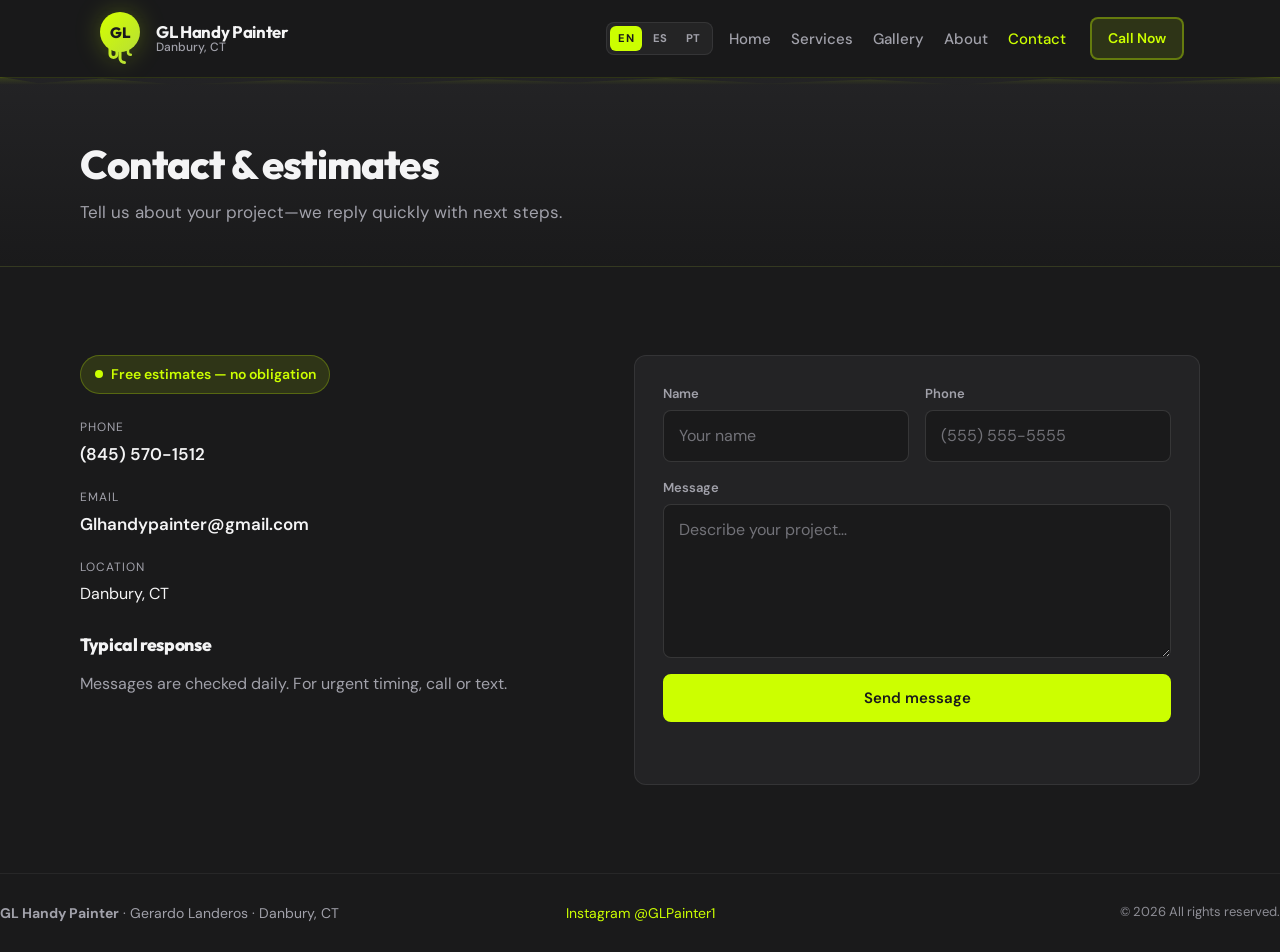
<file: contact.html>
<!DOCTYPE html>
<html lang="en">
<head>
  <meta charset="UTF-8">
  <meta name="viewport" content="width=device-width, initial-scale=1.0, viewport-fit=cover">
  <meta name="description" content="Contact GL Handy Painter for a free estimate in Danbury, CT. Call (845) 570-1512 or email Glhandypainter@gmail.com.">
  <meta name="theme-color" content="#1A1A1B">
  <title>Contact | GL Handy Painter | Free Estimates</title>
  <link rel="preconnect" href="https://fonts.googleapis.com">
  <link rel="preconnect" href="https://fonts.gstatic.com" crossorigin>
  <link href="https://fonts.googleapis.com/css2?family=DM+Sans:ital,opsz,wght@0,9..40,400;0,9..40,500;0,9..40,600;0,9..40,700&family=Outfit:wght@600;700;800&display=swap" rel="stylesheet">
  <link rel="stylesheet" href="css/styles.css">
</head>
<body data-page="contact">
  <a class="skip-link" href="#main" data-i18n="skip">Skip to content</a>

  <header class="site-header">
    <div class="header-inner">
      <a href="index.html" class="brand" data-i18n-aria="brand_aria" aria-label="GL Handy Painter home">
        <span class="brand-logo" aria-hidden="true">
          <svg class="logo-gl" width="48" height="56" viewBox="0 0 48 56" fill="none" xmlns="http://www.w3.org/2000/svg">
            <ellipse cx="24" cy="22" rx="20" ry="20" fill="url(#logoGradContact)"/>
            <path class="logo-drip logo-drip--1" d="M14 38v6c0 2 1.5 3.5 3.5 3.5s3.5-1.5 3.5-3.5v-4" stroke="url(#logoGradContact)" stroke-width="3" stroke-linecap="round" fill="none"/>
            <path class="logo-drip logo-drip--2" d="M24 40v8c0 2.5 2 4.5 4.5 4.5" stroke="url(#logoGradContact)" stroke-width="3" stroke-linecap="round" fill="none"/>
            <path class="logo-drip logo-drip--3" d="M32 37v5c0 1.5 1.2 2.8 2.8 2.8" stroke="url(#logoGradContact)" stroke-width="2.5" stroke-linecap="round" fill="none"/>
            <text x="24" y="28" text-anchor="middle" fill="#1A1A1B" font-family="Outfit, sans-serif" font-weight="800" font-size="15">GL</text>
            <defs>
              <linearGradient id="logoGradContact" x1="4" y1="4" x2="44" y2="40" gradientUnits="userSpaceOnUse">
                <stop stop-color="#D4FF00"/><stop offset="1" stop-color="#B8E034"/>
              </linearGradient>
            </defs>
          </svg>
        </span>
        <span class="brand-text">
          <span class="brand-name">GL Handy Painter</span>
          <span class="brand-tag">Danbury, CT</span>
        </span>
      </a>
      <div class="header-end">
        <div class="lang-switch" role="group" data-i18n-aria="lang_aria" aria-label="Choose language">
          <button type="button" class="lang-btn is-active" data-lang="en" aria-pressed="true">EN</button>
          <button type="button" class="lang-btn" data-lang="es" aria-pressed="false">ES</button>
          <button type="button" class="lang-btn" data-lang="pt" aria-pressed="false">PT</button>
        </div>
        <nav class="nav" aria-label="Main">
          <button type="button" class="nav-toggle" aria-expanded="false" aria-controls="nav-menu" data-i18n-aria="nav_open" aria-label="Open menu">
            <span></span><span></span><span></span>
          </button>
          <ul id="nav-menu" class="nav-list">
            <li><a href="index.html" data-i18n="nav_home">Home</a></li>
            <li><a href="services.html" data-i18n="nav_services">Services</a></li>
            <li><a href="gallery.html" data-i18n="nav_gallery">Gallery</a></li>
            <li><a href="about.html" data-i18n="nav_about">About</a></li>
            <li><a href="contact.html" aria-current="page" data-i18n="nav_contact">Contact</a></li>
            <li class="nav-cta"><a href="tel:+18455701512" class="btn btn--nav" data-i18n="nav_call">Call Now</a></li>
          </ul>
        </nav>
      </div>
    </div>
  </header>

  <main id="main">
    <div class="page-hero">
      <div class="container">
        <h1 data-i18n="contact_page_h1">Contact & estimates</h1>
        <p data-i18n="contact_page_lead">Tell us about your project—we reply quickly with next steps.</p>
      </div>
    </div>

    <section class="section contact">
      <div class="container contact-grid">
        <div class="contact-info">
          <p class="free-estimate-pill"><span class="pulse-dot" aria-hidden="true"></span> <span data-i18n="contact_pill">Free estimates — no obligation</span></p>
          <ul class="contact-list">
            <li>
              <span class="contact-label" data-i18n="contact_phone_l">Phone</span>
              <a href="tel:+18455701512">(845) 570-1512</a>
            </li>
            <li>
              <span class="contact-label" data-i18n="contact_email_l">Email</span>
              <a href="mailto:Glhandypainter@gmail.com">Glhandypainter@gmail.com</a>
            </li>
            <li>
              <span class="contact-label" data-i18n="contact_loc_l">Location</span>
              <span>Danbury, CT</span>
            </li>
          </ul>
          <div class="prose" style="margin-top:1.5rem">
            <h2 class="section-title" style="font-size:1.1rem;text-align:left" data-i18n="contact_hours_h">Typical response</h2>
            <p data-i18n="contact_hours_p">Messages are checked daily.</p>
          </div>
          <a href="tel:+18455701512" class="btn btn--primary btn--block mobile-call" data-i18n="contact_tap">Tap to call</a>
        </div>
        <form class="contact-form" id="contact-form" novalidate>
          <label class="form-field">
            <span data-i18n="form_name">Name</span>
            <input type="text" name="name" autocomplete="name" required data-i18n-placeholder="ph_name" placeholder="Your name">
          </label>
          <label class="form-field">
            <span data-i18n="form_phone">Phone</span>
            <input type="tel" name="phone" autocomplete="tel" required data-i18n-placeholder="ph_phone" placeholder="(555) 555-5555">
          </label>
          <label class="form-field form-field--full">
            <span data-i18n="form_msg">Message</span>
            <textarea name="message" rows="5" required data-i18n-placeholder="ph_msg" placeholder="Describe your project…"></textarea>
          </label>
          <button type="submit" class="btn btn--primary btn--block" data-i18n="form_send">Send message</button>
          <p class="form-note" id="form-status" role="status" aria-live="polite"></p>
        </form>
      </div>
    </section>
  </main>

  <footer class="site-footer">
    <div class="container footer-inner">
      <p data-i18n-html="footer_line"><strong>GL Handy Painter</strong> · Gerardo Landeros · Danbury, CT</p>
      <p class="footer-social"><a href="https://www.instagram.com/GLPainter1/" rel="noopener noreferrer" target="_blank" data-i18n="footer_insta">Instagram @GLPainter1</a></p>
      <p class="footer-copy">© <span id="year"></span> <span data-i18n="footer_rights">All rights reserved.</span></p>
    </div>
  </footer>

  <a href="tel:+18455701512" class="fab-call" data-i18n-aria="fab_aria" aria-label="Call GL Handy Painter">
    <svg width="24" height="24" viewBox="0 0 24 24" fill="none" aria-hidden="true"><path d="M6.6 10.8c1.45 2.35 3.45 4.35 5.8 5.8l1.95-1.95c.3-.3.75-.4 1.1-.25 1.2.45 2.5.7 3.85.7.6 0 1.05.45 1.05 1.05V20c0 .6-.45 1.05-1.05 1.05C9.4 21.05 3 14.65 3 6.95 3 6.35 3.45 5.9 4.05 5.9H7.1c.6 0 1.05.45 1.05 1.05 0 1.35.25 2.65.7 3.85.15.35.05.8-.25 1.1L6.6 10.8z" fill="currentColor"/></svg>
  </a>

  <script src="js/i18n.js"></script>
  <script src="js/main.js" defer></script>
</body>
</html>
</file>
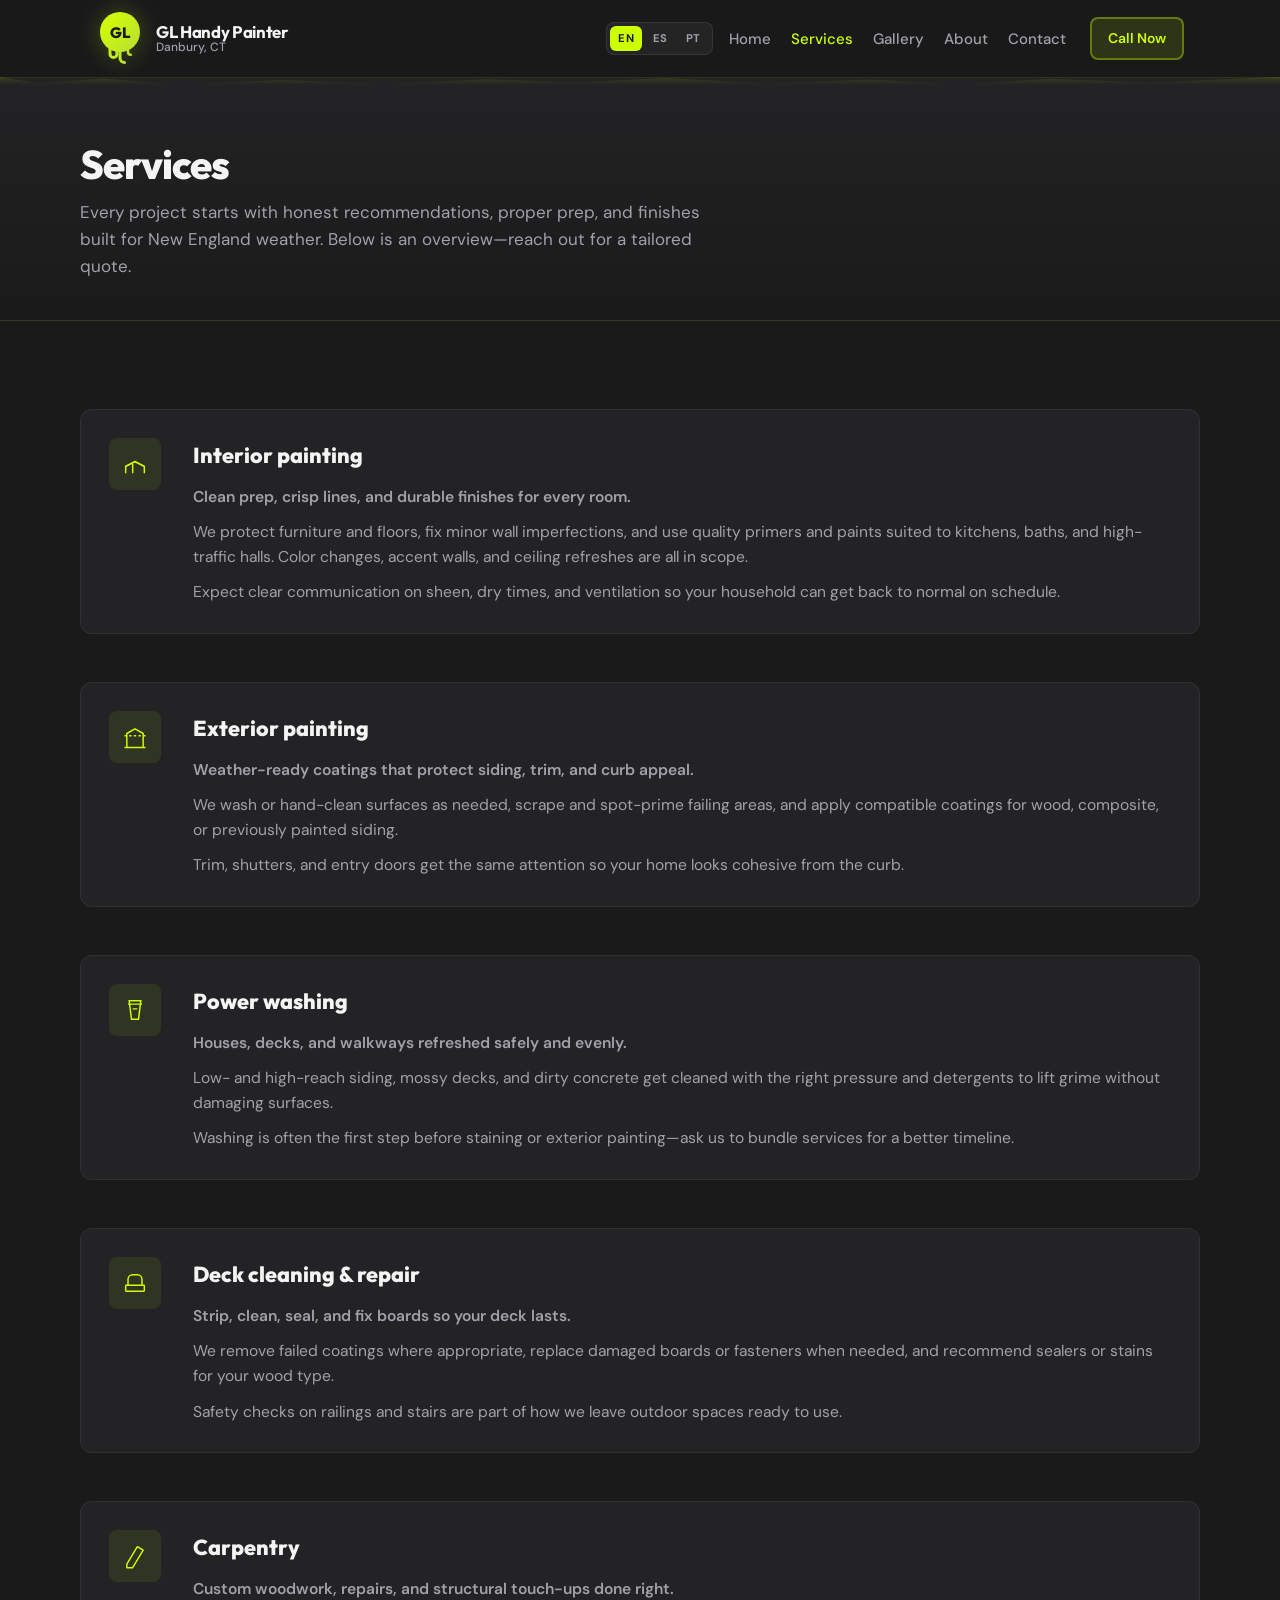
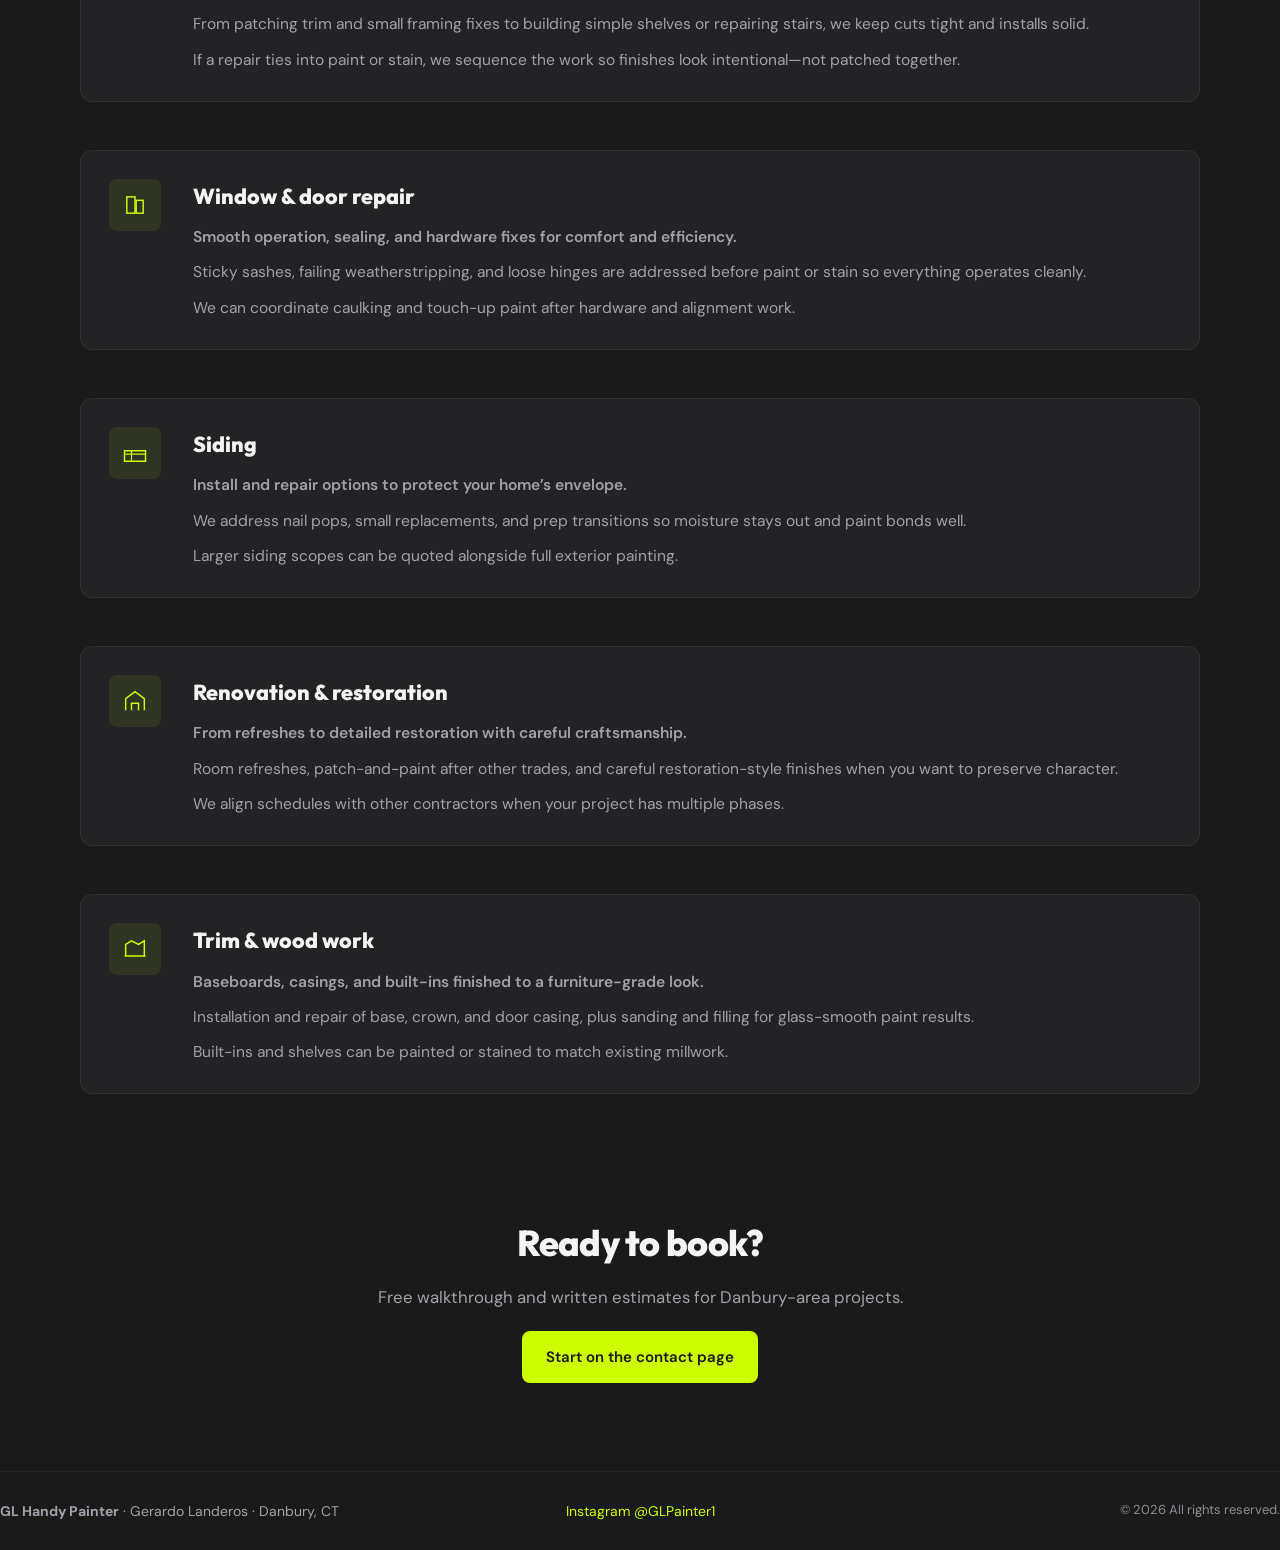
<file: services.html>
<!DOCTYPE html>
<html lang="en">
<head>
  <meta charset="UTF-8">
  <meta name="viewport" content="width=device-width, initial-scale=1.0, viewport-fit=cover">
  <meta name="description" content="Interior and exterior painting, power washing, deck repair, carpentry, and handyman services in Danbury, CT.">
  <meta name="theme-color" content="#1A1A1B">
  <title>Services | GL Handy Painter | Danbury, CT</title>
  <link rel="preconnect" href="https://fonts.googleapis.com">
  <link rel="preconnect" href="https://fonts.gstatic.com" crossorigin>
  <link href="https://fonts.googleapis.com/css2?family=DM+Sans:ital,opsz,wght@0,9..40,400;0,9..40,500;0,9..40,600;0,9..40,700&family=Outfit:wght@600;700;800&display=swap" rel="stylesheet">
  <link rel="stylesheet" href="css/styles.css">
</head>
<body data-page="services">
  <a class="skip-link" href="#main" data-i18n="skip">Skip to content</a>

  <header class="site-header">
    <div class="header-inner">
      <a href="index.html" class="brand" data-i18n-aria="brand_aria" aria-label="GL Handy Painter home">
        <span class="brand-logo" aria-hidden="true">
          <svg class="logo-gl" width="48" height="56" viewBox="0 0 48 56" fill="none" xmlns="http://www.w3.org/2000/svg">
            <ellipse cx="24" cy="22" rx="20" ry="20" fill="url(#logoGradSvc)"/>
            <path class="logo-drip logo-drip--1" d="M14 38v6c0 2 1.5 3.5 3.5 3.5s3.5-1.5 3.5-3.5v-4" stroke="url(#logoGradSvc)" stroke-width="3" stroke-linecap="round" fill="none"/>
            <path class="logo-drip logo-drip--2" d="M24 40v8c0 2.5 2 4.5 4.5 4.5" stroke="url(#logoGradSvc)" stroke-width="3" stroke-linecap="round" fill="none"/>
            <path class="logo-drip logo-drip--3" d="M32 37v5c0 1.5 1.2 2.8 2.8 2.8" stroke="url(#logoGradSvc)" stroke-width="2.5" stroke-linecap="round" fill="none"/>
            <text x="24" y="28" text-anchor="middle" fill="#1A1A1B" font-family="Outfit, sans-serif" font-weight="800" font-size="15">GL</text>
            <defs>
              <linearGradient id="logoGradSvc" x1="4" y1="4" x2="44" y2="40" gradientUnits="userSpaceOnUse">
                <stop stop-color="#D4FF00"/><stop offset="1" stop-color="#B8E034"/>
              </linearGradient>
            </defs>
          </svg>
        </span>
        <span class="brand-text">
          <span class="brand-name">GL Handy Painter</span>
          <span class="brand-tag">Danbury, CT</span>
        </span>
      </a>
      <div class="header-end">
        <div class="lang-switch" role="group" data-i18n-aria="lang_aria" aria-label="Choose language">
          <button type="button" class="lang-btn is-active" data-lang="en" aria-pressed="true">EN</button>
          <button type="button" class="lang-btn" data-lang="es" aria-pressed="false">ES</button>
          <button type="button" class="lang-btn" data-lang="pt" aria-pressed="false">PT</button>
        </div>
        <nav class="nav" aria-label="Main">
          <button type="button" class="nav-toggle" aria-expanded="false" aria-controls="nav-menu" data-i18n-aria="nav_open" aria-label="Open menu">
            <span></span><span></span><span></span>
          </button>
          <ul id="nav-menu" class="nav-list">
            <li><a href="index.html" data-i18n="nav_home">Home</a></li>
            <li><a href="services.html" aria-current="page" data-i18n="nav_services">Services</a></li>
            <li><a href="gallery.html" data-i18n="nav_gallery">Gallery</a></li>
            <li><a href="about.html" data-i18n="nav_about">About</a></li>
            <li><a href="contact.html" data-i18n="nav_contact">Contact</a></li>
            <li class="nav-cta"><a href="tel:+18455701512" class="btn btn--nav" data-i18n="nav_call">Call Now</a></li>
          </ul>
        </nav>
      </div>
    </div>
  </header>

  <main id="main">
    <div class="page-hero">
      <div class="container">
        <h1 data-i18n="home_services_h2">Services</h1>
        <p data-i18n="svc_intro_p">Every project starts with honest recommendations, proper prep, and finishes built for New England weather.</p>
      </div>
    </div>

    <section class="section">
      <div class="container">
        <ul class="service-detail-list" data-i18n-aria="svc_intro_h2" aria-label="What we do">
          <li class="service-detail">
            <div class="service-icon" aria-hidden="true"><svg viewBox="0 0 48 48" fill="none"><path d="M8 40V28l16-8 16 8v12" stroke="currentColor" stroke-width="2.5"/><path d="M8 28l16-8 16 8M20 24v16" stroke="currentColor" stroke-width="2.5"/></svg></div>
            <div class="body">
              <h2 data-i18n="s_interior_t">Interior painting</h2>
              <p class="teaser" data-i18n="s_interior_d">Clean prep, crisp lines, and durable finishes for every room.</p>
              <p data-i18n="s_interior_a">We protect furniture and floors…</p>
              <p data-i18n="s_interior_b">Expect clear communication…</p>
            </div>
          </li>
          <li class="service-detail">
            <div class="service-icon" aria-hidden="true"><svg viewBox="0 0 48 48" fill="none"><path d="M6 42h36M10 42V18l14-8 14 8v24" stroke="currentColor" stroke-width="2.5"/><path d="M6 22h36" stroke="currentColor" stroke-width="2.5" stroke-dasharray="4 4"/></svg></div>
            <div class="body">
              <h2 data-i18n="s_exterior_t">Exterior painting</h2>
              <p class="teaser" data-i18n="s_exterior_d">Weather-ready coatings that protect siding, trim, and curb appeal.</p>
              <p data-i18n="s_exterior_a">We wash or hand-clean surfaces…</p>
              <p data-i18n="s_exterior_b">Trim, shutters, and entry doors…</p>
            </div>
          </li>
          <li class="service-detail">
            <div class="service-icon" aria-hidden="true"><svg viewBox="0 0 48 48" fill="none"><path d="M14 8h20l-4 32H18L14 8z" stroke="currentColor" stroke-width="2.5"/><path d="M12 14h24M20 22h8" stroke="currentColor" stroke-width="2"/></svg></div>
            <div class="body">
              <h2 data-i18n="s_wash_t">Power washing</h2>
              <p class="teaser" data-i18n="s_wash_d">Houses, decks, and walkways refreshed safely and evenly.</p>
              <p data-i18n="s_wash_a">Low- and high-reach siding…</p>
              <p data-i18n="s_wash_b">Washing is often the first step…</p>
            </div>
          </li>
          <li class="service-detail">
            <div class="service-icon" aria-hidden="true"><svg viewBox="0 0 48 48" fill="none"><rect x="8" y="28" width="32" height="10" rx="1" stroke="currentColor" stroke-width="2.5"/><path d="M12 28V18c0-4 3-8 8-8h8c5 0 8 4 8 8v10" stroke="currentColor" stroke-width="2.5"/></svg></div>
            <div class="body">
              <h2 data-i18n="s_deck_t">Deck cleaning & repair</h2>
              <p class="teaser" data-i18n="s_deck_d">Strip, clean, seal, and fix boards so your deck lasts.</p>
              <p data-i18n="s_deck_a">We remove failed coatings…</p>
              <p data-i18n="s_deck_b">Safety checks on railings…</p>
            </div>
          </li>
          <li class="service-detail">
            <div class="service-icon" aria-hidden="true"><svg viewBox="0 0 48 48" fill="none"><path d="M10 38L28 8l10 6-18 30H10v-6z" stroke="currentColor" stroke-width="2.5" stroke-linejoin="round"/></svg></div>
            <div class="body">
              <h2 data-i18n="s_carp_t">Carpentry</h2>
              <p class="teaser" data-i18n="s_carp_d">Custom woodwork, repairs, and structural touch-ups done right.</p>
              <p data-i18n="s_carp_a">From patching trim…</p>
              <p data-i18n="s_carp_b">If a repair ties into paint…</p>
            </div>
          </li>
          <li class="service-detail">
            <div class="service-icon" aria-hidden="true"><svg viewBox="0 0 48 48" fill="none"><rect x="10" y="10" width="14" height="28" stroke="currentColor" stroke-width="2.5"/><rect x="26" y="16" width="12" height="22" stroke="currentColor" stroke-width="2.5"/></svg></div>
            <div class="body">
              <h2 data-i18n="s_win_t">Window & door repair</h2>
              <p class="teaser" data-i18n="s_win_d">Smooth operation, sealing, and hardware fixes for comfort and efficiency.</p>
              <p data-i18n="s_win_a">Sticky sashes, failing weatherstripping…</p>
              <p data-i18n="s_win_b">We can coordinate caulking…</p>
            </div>
          </li>
          <li class="service-detail">
            <div class="service-icon" aria-hidden="true"><svg viewBox="0 0 48 48" fill="none"><path d="M6 20h36v18H6V20z" stroke="currentColor" stroke-width="2.5"/><path d="M6 26h36M18 20v18" stroke="currentColor" stroke-width="2"/></svg></div>
            <div class="body">
              <h2 data-i18n="s_side_t">Siding</h2>
              <p class="teaser" data-i18n="s_side_d">Install and repair options to protect your home’s envelope.</p>
              <p data-i18n="s_side_a">We address nail pops…</p>
              <p data-i18n="s_side_b">Larger siding scopes…</p>
            </div>
          </li>
          <li class="service-detail">
            <div class="service-icon" aria-hidden="true"><svg viewBox="0 0 48 48" fill="none"><path d="M8 40V20l16-12 16 12v20" stroke="currentColor" stroke-width="2.5"/><path d="M18 40V28h12v12" stroke="currentColor" stroke-width="2.5"/></svg></div>
            <div class="body">
              <h2 data-i18n="s_reno_t">Renovation & restoration</h2>
              <p class="teaser" data-i18n="s_reno_d">From refreshes to detailed restoration with careful craftsmanship.</p>
              <p data-i18n="s_reno_a">Room refreshes, patch-and-paint…</p>
              <p data-i18n="s_reno_b">We align schedules with other contractors…</p>
            </div>
          </li>
          <li class="service-detail">
            <div class="service-icon" aria-hidden="true"><svg viewBox="0 0 48 48" fill="none"><path d="M6 36h36M8 36V16l10-6 12 6 10-6v26" stroke="currentColor" stroke-width="2.5"/></svg></div>
            <div class="body">
              <h2 data-i18n="s_trim_t">Trim & wood work</h2>
              <p class="teaser" data-i18n="s_trim_d">Baseboards, casings, and built-ins finished to a furniture-grade look.</p>
              <p data-i18n="s_trim_a">Installation and repair of base, crown…</p>
              <p data-i18n="s_trim_b">Built-ins and shelves…</p>
            </div>
          </li>
        </ul>
      </div>
    </section>

    <section class="section" style="padding-top:0">
      <div class="container section-cta-row">
        <h2 class="section-title" data-i18n="cta_mid">Ready to book?</h2>
        <p class="section-lead" style="max-width:40rem;margin:0 auto 1.25rem" data-i18n="cta_mid_p">Free walkthrough and written estimates for Danbury-area projects.</p>
        <a href="contact.html" class="btn btn--primary" data-i18n="cta_mid_btn">Start on the contact page</a>
      </div>
    </section>
  </main>

  <footer class="site-footer">
    <div class="container footer-inner">
      <p data-i18n-html="footer_line"><strong>GL Handy Painter</strong> · Gerardo Landeros · Danbury, CT</p>
      <p class="footer-social"><a href="https://www.instagram.com/GLPainter1/" rel="noopener noreferrer" target="_blank" data-i18n="footer_insta">Instagram @GLPainter1</a></p>
      <p class="footer-copy">© <span id="year"></span> <span data-i18n="footer_rights">All rights reserved.</span></p>
    </div>
  </footer>

  <a href="tel:+18455701512" class="fab-call" data-i18n-aria="fab_aria" aria-label="Call GL Handy Painter">
    <svg width="24" height="24" viewBox="0 0 24 24" fill="none" aria-hidden="true"><path d="M6.6 10.8c1.45 2.35 3.45 4.35 5.8 5.8l1.95-1.95c.3-.3.75-.4 1.1-.25 1.2.45 2.5.7 3.85.7.6 0 1.05.45 1.05 1.05V20c0 .6-.45 1.05-1.05 1.05C9.4 21.05 3 14.65 3 6.95 3 6.35 3.45 5.9 4.05 5.9H7.1c.6 0 1.05.45 1.05 1.05 0 1.35.25 2.65.7 3.85.15.35.05.8-.25 1.1L6.6 10.8z" fill="currentColor"/></svg>
  </a>

  <script src="js/i18n.js"></script>
  <script src="js/main.js" defer></script>
</body>
</html>
</file>
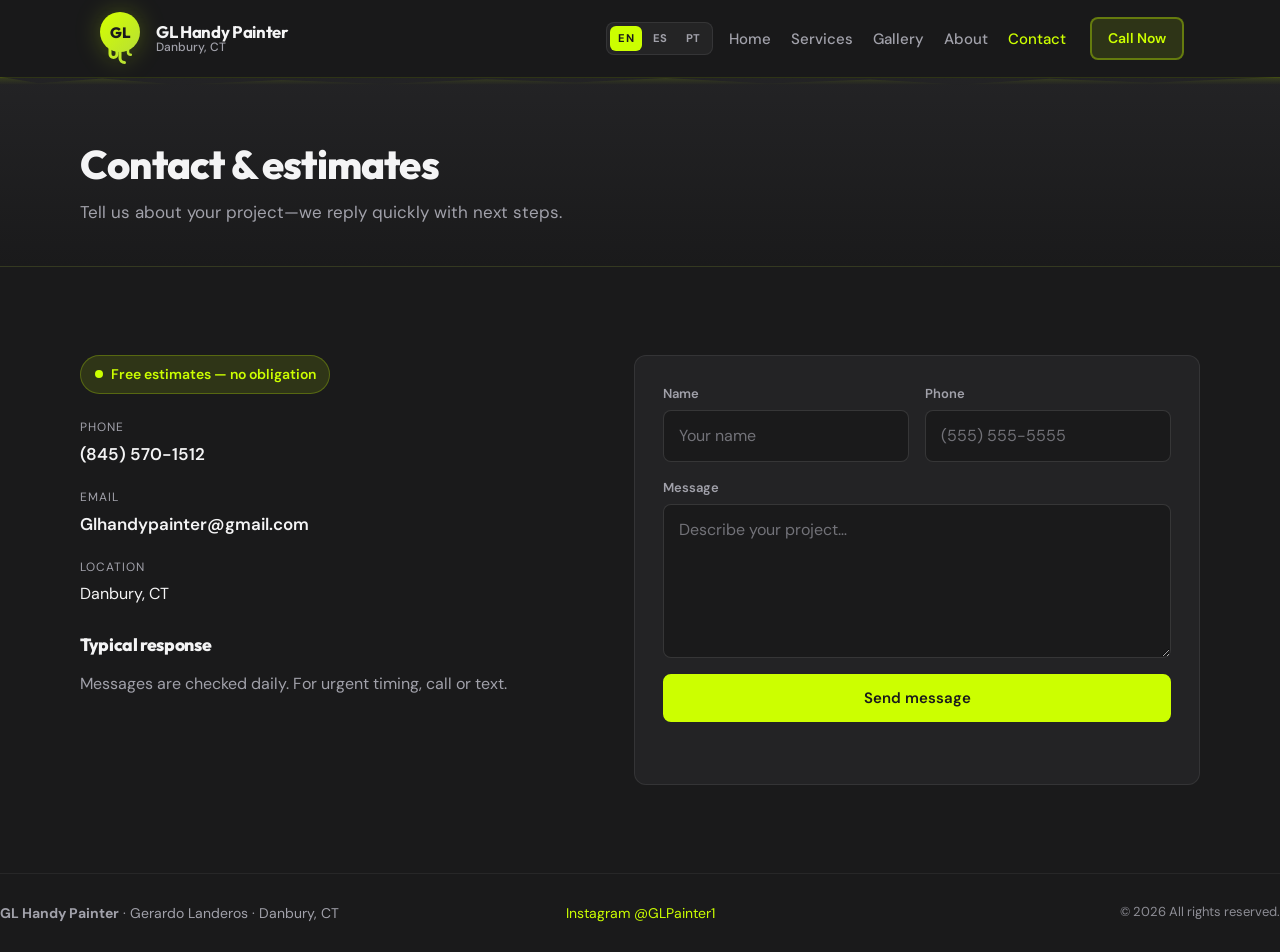
<file: docs/contact.html>
<!DOCTYPE html>
<html lang="en">
<head>
  <meta charset="UTF-8">
  <meta name="viewport" content="width=device-width, initial-scale=1.0, viewport-fit=cover">
  <meta name="description" content="Contact GL Handy Painter for a free estimate in Danbury, CT. Call (845) 570-1512 or email Glhandypainter@gmail.com.">
  <meta name="theme-color" content="#1A1A1B">
  <meta property="og:type" content="website">
  <meta property="og:site_name" content="GL Handy Painter">
  <meta property="og:title" content="Contact | GL Handy Painter | Free Estimates">
  <meta property="og:description" content="Contact GL Handy Painter for a free estimate in Danbury, CT. Call (845) 570-1512 or email Glhandypainter@gmail.com.">
  <meta property="og:image" content="images/og-share.png">
  <meta property="og:image:width" content="1200">
  <meta property="og:image:height" content="630">
  <meta property="og:image:alt" content="GL Handy Painter — round GL logo with paint drips">
  <meta name="twitter:card" content="summary_large_image">
  <meta name="twitter:title" content="Contact | GL Handy Painter | Free Estimates">
  <meta name="twitter:description" content="Free estimates in Danbury, CT. (845) 570-1512. Glhandypainter@gmail.com">
  <meta name="twitter:image" content="images/og-share.png">
  <title>Contact | GL Handy Painter | Free Estimates</title>
  <link rel="preconnect" href="https://fonts.googleapis.com">
  <link rel="preconnect" href="https://fonts.gstatic.com" crossorigin>
  <link href="https://fonts.googleapis.com/css2?family=DM+Sans:ital,opsz,wght@0,9..40,400;0,9..40,500;0,9..40,600;0,9..40,700&family=Outfit:wght@600;700;800&display=swap" rel="stylesheet">
  <link rel="stylesheet" href="css/styles.css">
</head>
<body data-page="contact">
  <a class="skip-link" href="#main" data-i18n="skip">Skip to content</a>

  <header class="site-header">
    <div class="header-inner">
      <a href="index.html" class="brand" data-i18n-aria="brand_aria" aria-label="GL Handy Painter home">
        <span class="brand-logo" aria-hidden="true">
          <svg class="logo-gl" width="48" height="56" viewBox="0 0 48 56" fill="none" xmlns="http://www.w3.org/2000/svg">
            <ellipse cx="24" cy="22" rx="20" ry="20" fill="url(#logoGradContact)"/>
            <path class="logo-drip logo-drip--1" d="M14 38v6c0 2 1.5 3.5 3.5 3.5s3.5-1.5 3.5-3.5v-4" stroke="url(#logoGradContact)" stroke-width="3" stroke-linecap="round" fill="none"/>
            <path class="logo-drip logo-drip--2" d="M24 40v8c0 2.5 2 4.5 4.5 4.5" stroke="url(#logoGradContact)" stroke-width="3" stroke-linecap="round" fill="none"/>
            <path class="logo-drip logo-drip--3" d="M32 37v5c0 1.5 1.2 2.8 2.8 2.8" stroke="url(#logoGradContact)" stroke-width="2.5" stroke-linecap="round" fill="none"/>
            <text x="24" y="28" text-anchor="middle" fill="#1A1A1B" font-family="Outfit, sans-serif" font-weight="800" font-size="15">GL</text>
            <defs>
              <linearGradient id="logoGradContact" x1="4" y1="4" x2="44" y2="40" gradientUnits="userSpaceOnUse">
                <stop stop-color="#D4FF00"/><stop offset="1" stop-color="#B8E034"/>
              </linearGradient>
            </defs>
          </svg>
        </span>
        <span class="brand-text">
          <span class="brand-name">GL Handy Painter</span>
          <span class="brand-tag">Danbury, CT</span>
        </span>
      </a>
      <div class="header-end">
        <div class="lang-switch" role="group" data-i18n-aria="lang_aria" aria-label="Choose language">
          <button type="button" class="lang-btn is-active" data-lang="en" aria-pressed="true">EN</button>
          <button type="button" class="lang-btn" data-lang="es" aria-pressed="false">ES</button>
          <button type="button" class="lang-btn" data-lang="pt" aria-pressed="false">PT</button>
        </div>
        <nav class="nav" aria-label="Main">
          <button type="button" class="nav-toggle" aria-expanded="false" aria-controls="nav-menu" data-i18n-aria="nav_open" aria-label="Open menu">
            <span></span><span></span><span></span>
          </button>
          <ul id="nav-menu" class="nav-list">
            <li><a href="index.html" data-i18n="nav_home">Home</a></li>
            <li><a href="services.html" data-i18n="nav_services">Services</a></li>
            <li><a href="gallery.html" data-i18n="nav_gallery">Gallery</a></li>
            <li><a href="about.html" data-i18n="nav_about">About</a></li>
            <li><a href="contact.html" aria-current="page" data-i18n="nav_contact">Contact</a></li>
            <li class="nav-cta"><a href="tel:+18455701512" class="btn btn--nav" data-i18n="nav_call">Call Now</a></li>
          </ul>
        </nav>
      </div>
    </div>
  </header>

  <main id="main">
    <div class="page-hero">
      <div class="container">
        <h1 data-i18n="contact_page_h1">Contact & estimates</h1>
        <p data-i18n="contact_page_lead">Tell us about your project—we reply quickly with next steps.</p>
      </div>
    </div>

    <section class="section contact">
      <div class="container contact-grid">
        <div class="contact-info">
          <p class="free-estimate-pill"><span class="pulse-dot" aria-hidden="true"></span> <span data-i18n="contact_pill">Free estimates — no obligation</span></p>
          <ul class="contact-list">
            <li>
              <span class="contact-label" data-i18n="contact_phone_l">Phone</span>
              <a href="tel:+18455701512">(845) 570-1512</a>
            </li>
            <li>
              <span class="contact-label" data-i18n="contact_email_l">Email</span>
              <a href="mailto:Glhandypainter@gmail.com">Glhandypainter@gmail.com</a>
            </li>
            <li>
              <span class="contact-label" data-i18n="contact_loc_l">Location</span>
              <span>Danbury, CT</span>
            </li>
          </ul>
          <div class="prose" style="margin-top:1.5rem">
            <h2 class="section-title" style="font-size:1.1rem;text-align:left" data-i18n="contact_hours_h">Typical response</h2>
            <p data-i18n="contact_hours_p">Messages are checked daily.</p>
          </div>
          <a href="tel:+18455701512" class="btn btn--primary btn--block mobile-call" data-i18n="contact_tap">Tap to call</a>
        </div>
        <form class="contact-form" id="contact-form" novalidate>
          <label class="form-field">
            <span data-i18n="form_name">Name</span>
            <input type="text" name="name" autocomplete="name" required data-i18n-placeholder="ph_name" placeholder="Your name">
          </label>
          <label class="form-field">
            <span data-i18n="form_phone">Phone</span>
            <input type="tel" name="phone" autocomplete="tel" required data-i18n-placeholder="ph_phone" placeholder="(555) 555-5555">
          </label>
          <label class="form-field form-field--full">
            <span data-i18n="form_msg">Message</span>
            <textarea name="message" rows="5" required data-i18n-placeholder="ph_msg" placeholder="Describe your project…"></textarea>
          </label>
          <button type="submit" class="btn btn--primary btn--block" data-i18n="form_send">Send message</button>
          <p class="form-note" id="form-status" role="status" aria-live="polite"></p>
        </form>
      </div>
    </section>
  </main>

  <footer class="site-footer">
    <div class="container footer-inner">
      <p data-i18n-html="footer_line"><strong>GL Handy Painter</strong> · Gerardo Landeros · Danbury, CT</p>
      <p class="footer-social"><a href="https://www.instagram.com/GLPainter1/" rel="noopener noreferrer" target="_blank" data-i18n="footer_insta">Instagram @GLPainter1</a></p>
      <p class="footer-copy">© <span id="year"></span> <span data-i18n="footer_rights">All rights reserved.</span></p>
    </div>
  </footer>

  <a href="tel:+18455701512" class="fab-call" data-i18n-aria="fab_aria" aria-label="Call GL Handy Painter">
    <svg width="24" height="24" viewBox="0 0 24 24" fill="none" aria-hidden="true"><path d="M6.6 10.8c1.45 2.35 3.45 4.35 5.8 5.8l1.95-1.95c.3-.3.75-.4 1.1-.25 1.2.45 2.5.7 3.85.7.6 0 1.05.45 1.05 1.05V20c0 .6-.45 1.05-1.05 1.05C9.4 21.05 3 14.65 3 6.95 3 6.35 3.45 5.9 4.05 5.9H7.1c.6 0 1.05.45 1.05 1.05 0 1.35.25 2.65.7 3.85.15.35.05.8-.25 1.1L6.6 10.8z" fill="currentColor"/></svg>
  </a>

  <script src="js/i18n.js"></script>
  <script src="js/main.js" defer></script>
</body>
</html>
</file>
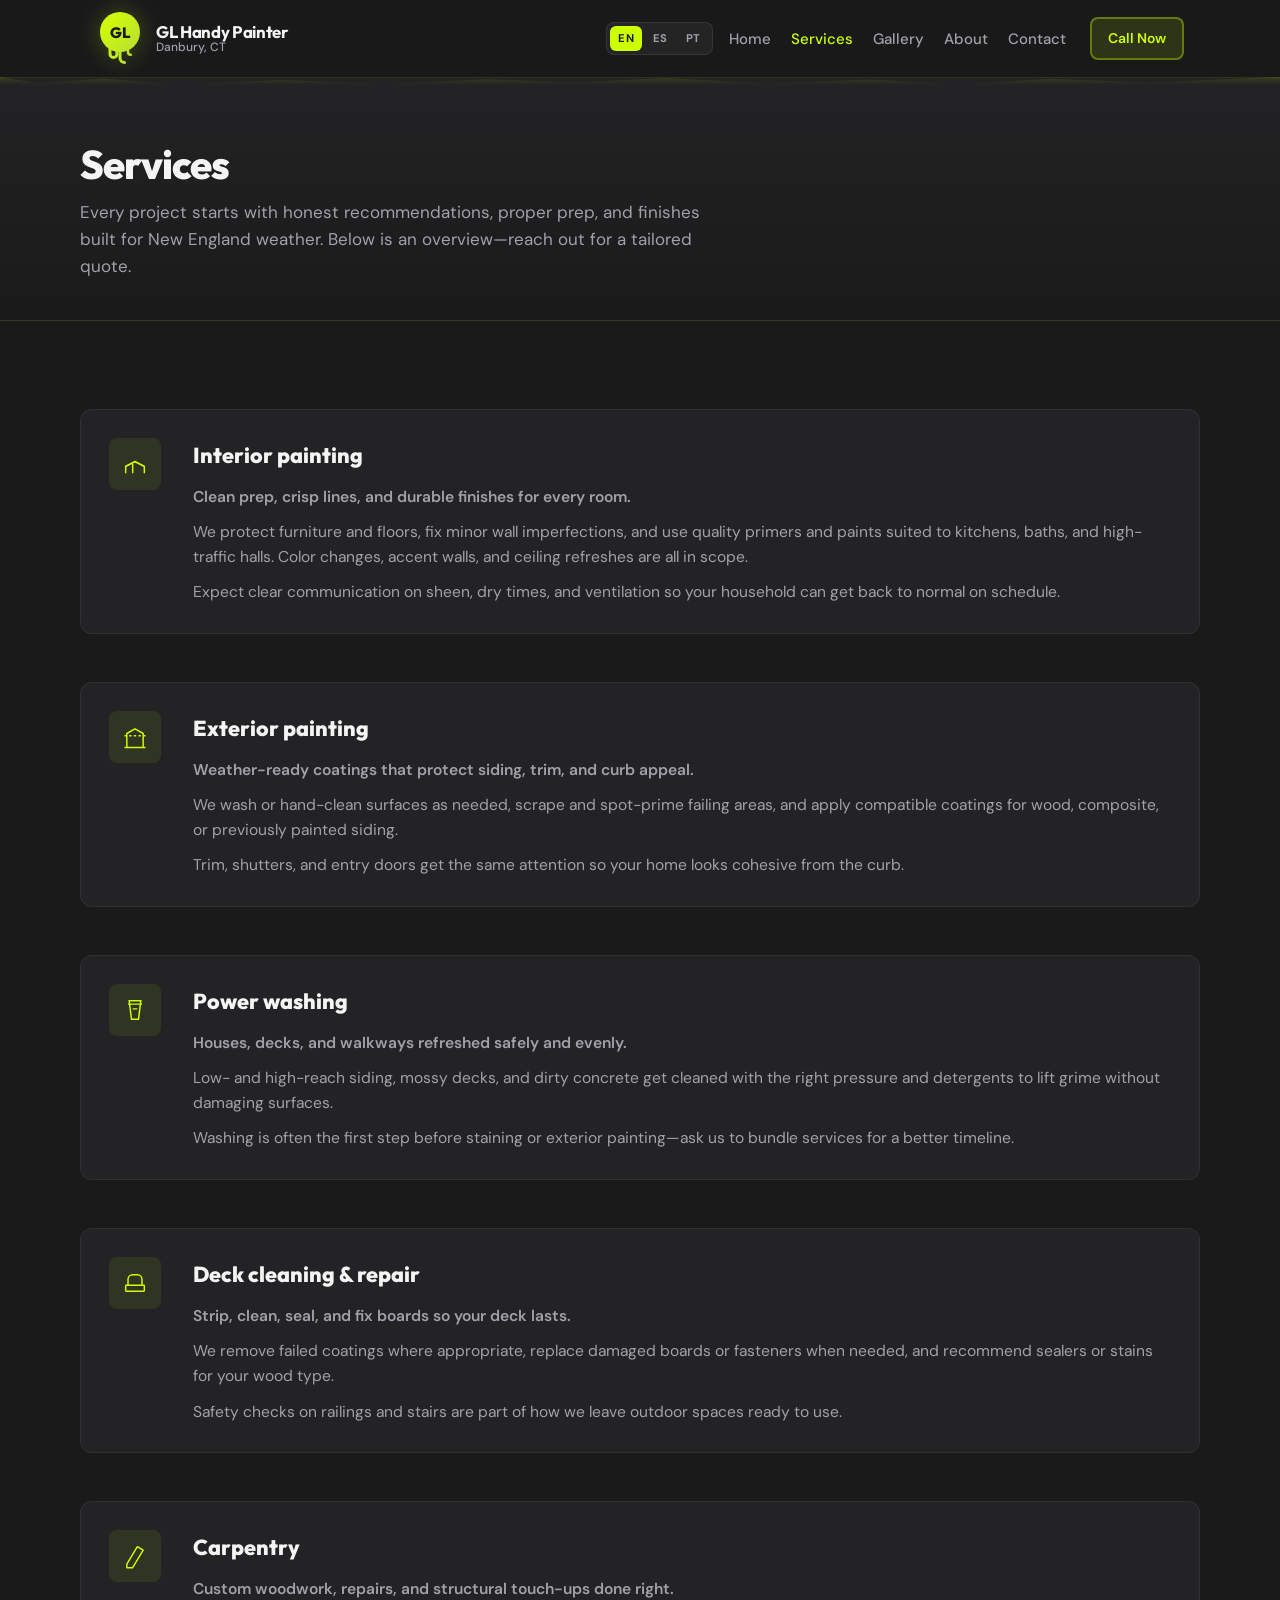
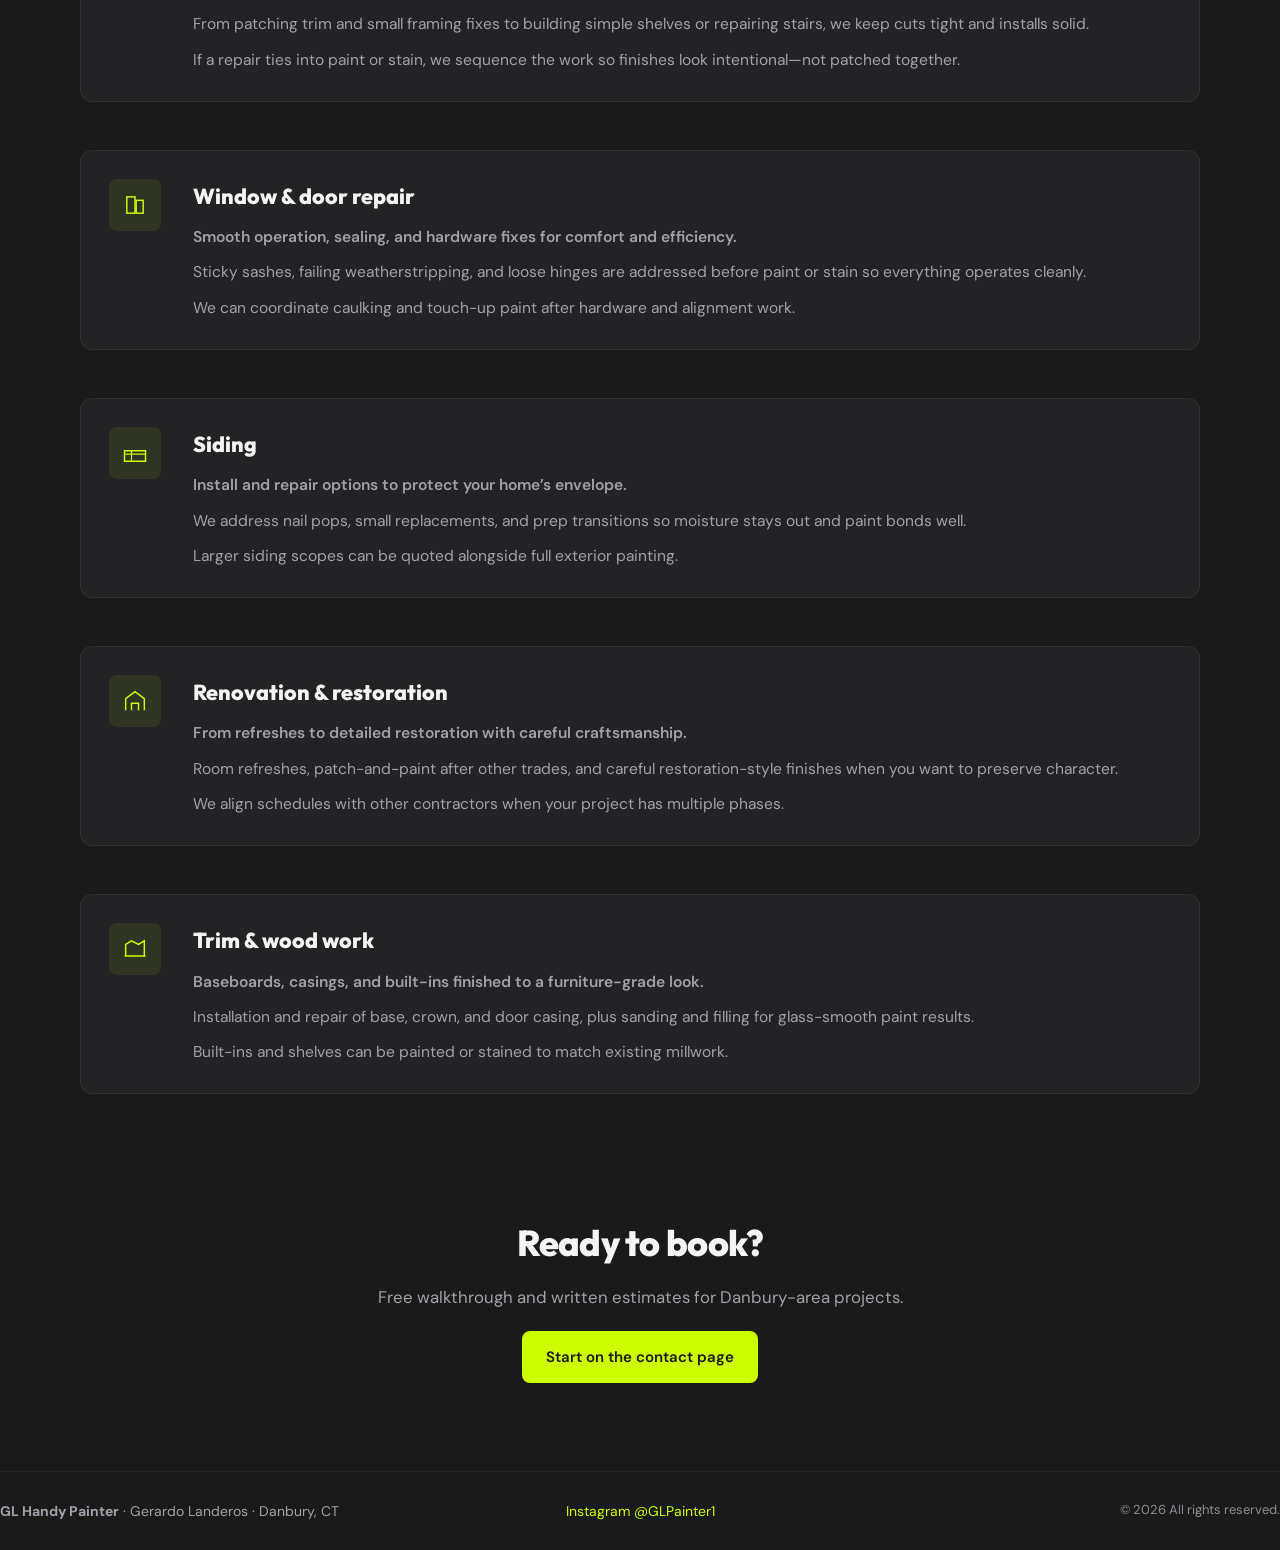
<file: docs/services.html>
<!DOCTYPE html>
<html lang="en">
<head>
  <meta charset="UTF-8">
  <meta name="viewport" content="width=device-width, initial-scale=1.0, viewport-fit=cover">
  <meta name="description" content="Interior and exterior painting, power washing, deck repair, carpentry, and handyman services in Danbury, CT.">
  <meta name="theme-color" content="#1A1A1B">
  <meta property="og:type" content="website">
  <meta property="og:site_name" content="GL Handy Painter">
  <meta property="og:title" content="Services | GL Handy Painter | Danbury, CT">
  <meta property="og:description" content="Interior and exterior painting, power washing, deck repair, carpentry, and handyman services in Danbury, CT.">
  <meta property="og:image" content="images/og-share.png">
  <meta property="og:image:width" content="1200">
  <meta property="og:image:height" content="630">
  <meta property="og:image:alt" content="GL Handy Painter — round GL logo with paint drips">
  <meta name="twitter:card" content="summary_large_image">
  <meta name="twitter:title" content="Services | GL Handy Painter | Danbury, CT">
  <meta name="twitter:description" content="Painting, power washing, decks, carpentry, and more in Danbury, CT.">
  <meta name="twitter:image" content="images/og-share.png">
  <title>Services | GL Handy Painter | Danbury, CT</title>
  <link rel="preconnect" href="https://fonts.googleapis.com">
  <link rel="preconnect" href="https://fonts.gstatic.com" crossorigin>
  <link href="https://fonts.googleapis.com/css2?family=DM+Sans:ital,opsz,wght@0,9..40,400;0,9..40,500;0,9..40,600;0,9..40,700&family=Outfit:wght@600;700;800&display=swap" rel="stylesheet">
  <link rel="stylesheet" href="css/styles.css">
</head>
<body data-page="services">
  <a class="skip-link" href="#main" data-i18n="skip">Skip to content</a>

  <header class="site-header">
    <div class="header-inner">
      <a href="index.html" class="brand" data-i18n-aria="brand_aria" aria-label="GL Handy Painter home">
        <span class="brand-logo" aria-hidden="true">
          <svg class="logo-gl" width="48" height="56" viewBox="0 0 48 56" fill="none" xmlns="http://www.w3.org/2000/svg">
            <ellipse cx="24" cy="22" rx="20" ry="20" fill="url(#logoGradSvc)"/>
            <path class="logo-drip logo-drip--1" d="M14 38v6c0 2 1.5 3.5 3.5 3.5s3.5-1.5 3.5-3.5v-4" stroke="url(#logoGradSvc)" stroke-width="3" stroke-linecap="round" fill="none"/>
            <path class="logo-drip logo-drip--2" d="M24 40v8c0 2.5 2 4.5 4.5 4.5" stroke="url(#logoGradSvc)" stroke-width="3" stroke-linecap="round" fill="none"/>
            <path class="logo-drip logo-drip--3" d="M32 37v5c0 1.5 1.2 2.8 2.8 2.8" stroke="url(#logoGradSvc)" stroke-width="2.5" stroke-linecap="round" fill="none"/>
            <text x="24" y="28" text-anchor="middle" fill="#1A1A1B" font-family="Outfit, sans-serif" font-weight="800" font-size="15">GL</text>
            <defs>
              <linearGradient id="logoGradSvc" x1="4" y1="4" x2="44" y2="40" gradientUnits="userSpaceOnUse">
                <stop stop-color="#D4FF00"/><stop offset="1" stop-color="#B8E034"/>
              </linearGradient>
            </defs>
          </svg>
        </span>
        <span class="brand-text">
          <span class="brand-name">GL Handy Painter</span>
          <span class="brand-tag">Danbury, CT</span>
        </span>
      </a>
      <div class="header-end">
        <div class="lang-switch" role="group" data-i18n-aria="lang_aria" aria-label="Choose language">
          <button type="button" class="lang-btn is-active" data-lang="en" aria-pressed="true">EN</button>
          <button type="button" class="lang-btn" data-lang="es" aria-pressed="false">ES</button>
          <button type="button" class="lang-btn" data-lang="pt" aria-pressed="false">PT</button>
        </div>
        <nav class="nav" aria-label="Main">
          <button type="button" class="nav-toggle" aria-expanded="false" aria-controls="nav-menu" data-i18n-aria="nav_open" aria-label="Open menu">
            <span></span><span></span><span></span>
          </button>
          <ul id="nav-menu" class="nav-list">
            <li><a href="index.html" data-i18n="nav_home">Home</a></li>
            <li><a href="services.html" aria-current="page" data-i18n="nav_services">Services</a></li>
            <li><a href="gallery.html" data-i18n="nav_gallery">Gallery</a></li>
            <li><a href="about.html" data-i18n="nav_about">About</a></li>
            <li><a href="contact.html" data-i18n="nav_contact">Contact</a></li>
            <li class="nav-cta"><a href="tel:+18455701512" class="btn btn--nav" data-i18n="nav_call">Call Now</a></li>
          </ul>
        </nav>
      </div>
    </div>
  </header>

  <main id="main">
    <div class="page-hero">
      <div class="container">
        <h1 data-i18n="home_services_h2">Services</h1>
        <p data-i18n="svc_intro_p">Every project starts with honest recommendations, proper prep, and finishes built for New England weather.</p>
      </div>
    </div>

    <section class="section">
      <div class="container">
        <ul class="service-detail-list" data-i18n-aria="svc_intro_h2" aria-label="What we do">
          <li class="service-detail">
            <div class="service-icon" aria-hidden="true"><svg viewBox="0 0 48 48" fill="none"><path d="M8 40V28l16-8 16 8v12" stroke="currentColor" stroke-width="2.5"/><path d="M8 28l16-8 16 8M20 24v16" stroke="currentColor" stroke-width="2.5"/></svg></div>
            <div class="body">
              <h2 data-i18n="s_interior_t">Interior painting</h2>
              <p class="teaser" data-i18n="s_interior_d">Clean prep, crisp lines, and durable finishes for every room.</p>
              <p data-i18n="s_interior_a">We protect furniture and floors…</p>
              <p data-i18n="s_interior_b">Expect clear communication…</p>
            </div>
          </li>
          <li class="service-detail">
            <div class="service-icon" aria-hidden="true"><svg viewBox="0 0 48 48" fill="none"><path d="M6 42h36M10 42V18l14-8 14 8v24" stroke="currentColor" stroke-width="2.5"/><path d="M6 22h36" stroke="currentColor" stroke-width="2.5" stroke-dasharray="4 4"/></svg></div>
            <div class="body">
              <h2 data-i18n="s_exterior_t">Exterior painting</h2>
              <p class="teaser" data-i18n="s_exterior_d">Weather-ready coatings that protect siding, trim, and curb appeal.</p>
              <p data-i18n="s_exterior_a">We wash or hand-clean surfaces…</p>
              <p data-i18n="s_exterior_b">Trim, shutters, and entry doors…</p>
            </div>
          </li>
          <li class="service-detail">
            <div class="service-icon" aria-hidden="true"><svg viewBox="0 0 48 48" fill="none"><path d="M14 8h20l-4 32H18L14 8z" stroke="currentColor" stroke-width="2.5"/><path d="M12 14h24M20 22h8" stroke="currentColor" stroke-width="2"/></svg></div>
            <div class="body">
              <h2 data-i18n="s_wash_t">Power washing</h2>
              <p class="teaser" data-i18n="s_wash_d">Houses, decks, and walkways refreshed safely and evenly.</p>
              <p data-i18n="s_wash_a">Low- and high-reach siding…</p>
              <p data-i18n="s_wash_b">Washing is often the first step…</p>
            </div>
          </li>
          <li class="service-detail">
            <div class="service-icon" aria-hidden="true"><svg viewBox="0 0 48 48" fill="none"><rect x="8" y="28" width="32" height="10" rx="1" stroke="currentColor" stroke-width="2.5"/><path d="M12 28V18c0-4 3-8 8-8h8c5 0 8 4 8 8v10" stroke="currentColor" stroke-width="2.5"/></svg></div>
            <div class="body">
              <h2 data-i18n="s_deck_t">Deck cleaning & repair</h2>
              <p class="teaser" data-i18n="s_deck_d">Strip, clean, seal, and fix boards so your deck lasts.</p>
              <p data-i18n="s_deck_a">We remove failed coatings…</p>
              <p data-i18n="s_deck_b">Safety checks on railings…</p>
            </div>
          </li>
          <li class="service-detail">
            <div class="service-icon" aria-hidden="true"><svg viewBox="0 0 48 48" fill="none"><path d="M10 38L28 8l10 6-18 30H10v-6z" stroke="currentColor" stroke-width="2.5" stroke-linejoin="round"/></svg></div>
            <div class="body">
              <h2 data-i18n="s_carp_t">Carpentry</h2>
              <p class="teaser" data-i18n="s_carp_d">Custom woodwork, repairs, and structural touch-ups done right.</p>
              <p data-i18n="s_carp_a">From patching trim…</p>
              <p data-i18n="s_carp_b">If a repair ties into paint…</p>
            </div>
          </li>
          <li class="service-detail">
            <div class="service-icon" aria-hidden="true"><svg viewBox="0 0 48 48" fill="none"><rect x="10" y="10" width="14" height="28" stroke="currentColor" stroke-width="2.5"/><rect x="26" y="16" width="12" height="22" stroke="currentColor" stroke-width="2.5"/></svg></div>
            <div class="body">
              <h2 data-i18n="s_win_t">Window & door repair</h2>
              <p class="teaser" data-i18n="s_win_d">Smooth operation, sealing, and hardware fixes for comfort and efficiency.</p>
              <p data-i18n="s_win_a">Sticky sashes, failing weatherstripping…</p>
              <p data-i18n="s_win_b">We can coordinate caulking…</p>
            </div>
          </li>
          <li class="service-detail">
            <div class="service-icon" aria-hidden="true"><svg viewBox="0 0 48 48" fill="none"><path d="M6 20h36v18H6V20z" stroke="currentColor" stroke-width="2.5"/><path d="M6 26h36M18 20v18" stroke="currentColor" stroke-width="2"/></svg></div>
            <div class="body">
              <h2 data-i18n="s_side_t">Siding</h2>
              <p class="teaser" data-i18n="s_side_d">Install and repair options to protect your home’s envelope.</p>
              <p data-i18n="s_side_a">We address nail pops…</p>
              <p data-i18n="s_side_b">Larger siding scopes…</p>
            </div>
          </li>
          <li class="service-detail">
            <div class="service-icon" aria-hidden="true"><svg viewBox="0 0 48 48" fill="none"><path d="M8 40V20l16-12 16 12v20" stroke="currentColor" stroke-width="2.5"/><path d="M18 40V28h12v12" stroke="currentColor" stroke-width="2.5"/></svg></div>
            <div class="body">
              <h2 data-i18n="s_reno_t">Renovation & restoration</h2>
              <p class="teaser" data-i18n="s_reno_d">From refreshes to detailed restoration with careful craftsmanship.</p>
              <p data-i18n="s_reno_a">Room refreshes, patch-and-paint…</p>
              <p data-i18n="s_reno_b">We align schedules with other contractors…</p>
            </div>
          </li>
          <li class="service-detail">
            <div class="service-icon" aria-hidden="true"><svg viewBox="0 0 48 48" fill="none"><path d="M6 36h36M8 36V16l10-6 12 6 10-6v26" stroke="currentColor" stroke-width="2.5"/></svg></div>
            <div class="body">
              <h2 data-i18n="s_trim_t">Trim & wood work</h2>
              <p class="teaser" data-i18n="s_trim_d">Baseboards, casings, and built-ins finished to a furniture-grade look.</p>
              <p data-i18n="s_trim_a">Installation and repair of base, crown…</p>
              <p data-i18n="s_trim_b">Built-ins and shelves…</p>
            </div>
          </li>
        </ul>
      </div>
    </section>

    <section class="section" style="padding-top:0">
      <div class="container section-cta-row">
        <h2 class="section-title" data-i18n="cta_mid">Ready to book?</h2>
        <p class="section-lead" style="max-width:40rem;margin:0 auto 1.25rem" data-i18n="cta_mid_p">Free walkthrough and written estimates for Danbury-area projects.</p>
        <a href="contact.html" class="btn btn--primary" data-i18n="cta_mid_btn">Start on the contact page</a>
      </div>
    </section>
  </main>

  <footer class="site-footer">
    <div class="container footer-inner">
      <p data-i18n-html="footer_line"><strong>GL Handy Painter</strong> · Gerardo Landeros · Danbury, CT</p>
      <p class="footer-social"><a href="https://www.instagram.com/GLPainter1/" rel="noopener noreferrer" target="_blank" data-i18n="footer_insta">Instagram @GLPainter1</a></p>
      <p class="footer-copy">© <span id="year"></span> <span data-i18n="footer_rights">All rights reserved.</span></p>
    </div>
  </footer>

  <a href="tel:+18455701512" class="fab-call" data-i18n-aria="fab_aria" aria-label="Call GL Handy Painter">
    <svg width="24" height="24" viewBox="0 0 24 24" fill="none" aria-hidden="true"><path d="M6.6 10.8c1.45 2.35 3.45 4.35 5.8 5.8l1.95-1.95c.3-.3.75-.4 1.1-.25 1.2.45 2.5.7 3.85.7.6 0 1.05.45 1.05 1.05V20c0 .6-.45 1.05-1.05 1.05C9.4 21.05 3 14.65 3 6.95 3 6.35 3.45 5.9 4.05 5.9H7.1c.6 0 1.05.45 1.05 1.05 0 1.35.25 2.65.7 3.85.15.35.05.8-.25 1.1L6.6 10.8z" fill="currentColor"/></svg>
  </a>

  <script src="js/i18n.js"></script>
  <script src="js/main.js" defer></script>
</body>
</html>
</file>
<file: css/styles.css>
/* GL Handy Painter — brand: charcoal + neon lime */
:root {
  --color-bg: #1A1A1B;
  --color-bg-elevated: #232325;
  --color-surface: #2A2A2C;
  --color-text: #F4F4F5;
  --color-text-muted: #A1A1AA;
  --color-accent: #CCFF00;
  --color-accent-hover: #D4FF00;
  --color-accent-dark: #9BB82E;
  --font-display: "Outfit", system-ui, sans-serif;
  --font-body: "DM Sans", system-ui, sans-serif;
  --header-height: 4.25rem;
  --radius: 12px;
  --radius-sm: 8px;
  --shadow-glow: 0 0 40px rgba(204, 255, 0, 0.12);
  --transition: 0.25s cubic-bezier(0.4, 0, 0.2, 1);
}

*,
*::before,
*::after {
  box-sizing: border-box;
}

html {
  scroll-behavior: smooth;
}

@media (prefers-reduced-motion: reduce) {
  html {
    scroll-behavior: auto;
  }
  *,
  *::before,
  *::after {
    animation-duration: 0.01ms !important;
    animation-iteration-count: 1 !important;
    transition-duration: 0.01ms !important;
  }
}

body {
  margin: 0;
  font-family: var(--font-body);
  font-size: 1rem;
  line-height: 1.6;
  color: var(--color-text);
  background: var(--color-bg);
  -webkit-font-smoothing: antialiased;
  padding-bottom: env(safe-area-inset-bottom, 0);
}

img {
  max-width: 100%;
  height: auto;
  display: block;
}

a {
  color: var(--color-accent);
  text-decoration: none;
  transition: color var(--transition), opacity var(--transition);
}

a:hover {
  color: var(--color-accent-hover);
}

.skip-link {
  position: absolute;
  top: -100px;
  left: 1rem;
  padding: 0.75rem 1rem;
  background: var(--color-accent);
  color: var(--color-bg);
  font-weight: 600;
  z-index: 200;
  border-radius: var(--radius-sm);
}

.skip-link:focus {
  top: 1rem;
}

.container {
  width: min(100% - 2rem, 1120px);
  margin-inline: auto;
  padding-left: max(0px, env(safe-area-inset-left, 0px));
  padding-right: max(0px, env(safe-area-inset-right, 0px));
}

.visually-hidden {
  position: absolute;
  width: 1px;
  height: 1px;
  padding: 0;
  margin: -1px;
  overflow: hidden;
  clip: rect(0, 0, 0, 0);
  white-space: nowrap;
  border: 0;
}

.contact-grid--teaser {
  max-width: min(32rem, 100%);
  margin-inline: auto;
}

.contact-grid--teaser .contact-info .section-title {
  text-align: center;
}

.contact-grid--teaser .contact-list {
  text-align: center;
}

.contact-grid--teaser .contact-label {
  text-align: center;
}

.contact-teaser-lead {
  text-align: center;
  margin-bottom: 1.5rem;
}

.contact-grid--teaser .btn {
  display: flex;
  margin-inline: auto;
  max-width: 320px;
}

/* ----- Header ----- */
.site-header {
  position: sticky;
  top: 0;
  z-index: 100;
  background: rgba(26, 26, 27, 0.92);
  backdrop-filter: blur(12px);
  -webkit-backdrop-filter: blur(12px);
  border-bottom: 1px solid rgba(204, 255, 0, 0.12);
}

.site-header::after {
  content: "";
  position: absolute;
  left: 0;
  right: 0;
  bottom: -8px;
  height: 8px;
  background: linear-gradient(
    180deg,
    rgba(204, 255, 0, 0.15) 0%,
    transparent 100%
  );
  pointer-events: none;
  clip-path: polygon(
    0 0,
    3% 80%,
    8% 20%,
    14% 100%,
    22% 40%,
    30% 90%,
    38% 30%,
    45% 70%,
    52% 15%,
    60% 85%,
    68% 35%,
    75% 95%,
    82% 25%,
    90% 75%,
    100% 0,
    100% 100%,
    0 100%
  );
  opacity: 0.9;
}

.header-inner {
  display: flex;
  align-items: center;
  justify-content: space-between;
  gap: 0.75rem;
  max-width: 1120px;
  margin: 0 auto;
  padding: 0.65rem max(1rem, env(safe-area-inset-left, 0px))
    max(0.65rem, env(safe-area-inset-top, 0px))
    max(1rem, env(safe-area-inset-right, 0px));
  min-height: var(--header-height);
  flex-wrap: nowrap;
}

@media (max-width: 380px) {
  .brand-name {
    font-size: 0.95rem;
  }
  .lang-btn {
    padding: 0.3rem 0.38rem;
    font-size: 0.65rem;
  }
}

.header-end {
  display: flex;
  align-items: center;
  gap: 0.65rem 1rem;
  margin-left: auto;
}

.lang-switch {
  display: flex;
  align-items: center;
  gap: 0.15rem;
  padding: 0.2rem;
  background: rgba(255, 255, 255, 0.05);
  border-radius: var(--radius-sm);
  border: 1px solid rgba(255, 255, 255, 0.08);
}

.lang-btn {
  font-family: var(--font-body);
  font-size: 0.7rem;
  font-weight: 700;
  letter-spacing: 0.04em;
  padding: 0.35rem 0.5rem;
  border: none;
  border-radius: 6px;
  background: transparent;
  color: var(--color-text-muted);
  cursor: pointer;
  transition: background var(--transition), color var(--transition);
}

.lang-btn:hover {
  color: var(--color-text);
}

.lang-btn.is-active {
  background: var(--color-accent);
  color: var(--color-bg);
}

.nav .nav-list a[aria-current="page"] {
  color: var(--color-accent);
}

.brand {
  display: flex;
  align-items: center;
  gap: 0.75rem;
  color: var(--color-text);
}

.brand:hover {
  color: var(--color-text);
}

.brand-logo {
  flex-shrink: 0;
}

.logo-gl {
  display: block;
  filter: drop-shadow(0 0 12px rgba(204, 255, 0, 0.25));
}

.logo-drip {
  animation: drip-wobble 4s ease-in-out infinite;
}

.logo-drip--2 {
  animation-delay: 0.5s;
}

.logo-drip--3 {
  animation-delay: 1s;
}

@keyframes drip-wobble {
  0%,
  100% {
    transform: translateY(0);
  }
  50% {
    transform: translateY(1.5px);
  }
}

.brand-text {
  display: flex;
  flex-direction: column;
  line-height: 1.15;
}

.brand-name {
  font-family: var(--font-display);
  font-weight: 700;
  font-size: 1.05rem;
  letter-spacing: -0.02em;
}

.brand-tag {
  font-size: 0.75rem;
  color: var(--color-text-muted);
  font-weight: 500;
}

.nav {
  display: flex;
  align-items: center;
  gap: 0.35rem;
}

.nav-toggle {
  display: none;
  flex-direction: column;
  justify-content: center;
  gap: 5px;
  width: 44px;
  height: 44px;
  padding: 0;
  border: none;
  background: transparent;
  cursor: pointer;
  color: var(--color-text);
}

.nav-toggle span {
  display: block;
  height: 2px;
  width: 22px;
  background: currentColor;
  border-radius: 1px;
  transition: var(--transition);
}

.nav-toggle[aria-expanded="true"] span:nth-child(1) {
  transform: translateY(7px) rotate(45deg);
}

.nav-toggle[aria-expanded="true"] span:nth-child(2) {
  opacity: 0;
}

.nav-toggle[aria-expanded="true"] span:nth-child(3) {
  transform: translateY(-7px) rotate(-45deg);
}

.nav-list {
  display: flex;
  align-items: center;
  gap: 0.5rem 1.25rem;
  list-style: none;
  margin: 0;
  padding: 0;
}

.nav-list a:not(.btn) {
  color: var(--color-text-muted);
  font-weight: 500;
  font-size: 0.9375rem;
}

.nav-list a:not(.btn):hover {
  color: var(--color-accent);
}

.nav-cta {
  margin-left: 0.25rem;
}

/* Buttons */
.btn {
  display: inline-flex;
  align-items: center;
  justify-content: center;
  gap: 0.5rem;
  padding: 0.75rem 1.35rem;
  font-family: var(--font-body);
  font-weight: 600;
  font-size: 0.9375rem;
  border-radius: var(--radius-sm);
  border: 2px solid transparent;
  cursor: pointer;
  transition: transform var(--transition), background var(--transition),
    border-color var(--transition), box-shadow var(--transition), color var(--transition);
  text-decoration: none;
  white-space: nowrap;
}

.btn:active {
  transform: scale(0.98);
}

.btn--primary {
  background: var(--color-accent);
  color: var(--color-bg);
  border-color: var(--color-accent);
  position: relative;
  overflow: hidden;
}

.btn--primary::before {
  content: "";
  position: absolute;
  inset: 0;
  background: linear-gradient(
    105deg,
    transparent 40%,
    rgba(255, 255, 255, 0.25) 50%,
    transparent 60%
  );
  transform: translateX(-100%);
  transition: transform 0.6s ease;
}

.btn--primary:hover {
  background: var(--color-accent-hover);
  color: var(--color-bg);
  box-shadow: var(--shadow-glow);
}

.btn--primary:hover::before {
  transform: translateX(100%);
}

.btn--outline {
  background: transparent;
  color: var(--color-accent);
  border-color: var(--color-accent);
}

.btn--outline:hover {
  background: rgba(204, 255, 0, 0.1);
  color: var(--color-accent-hover);
}

.btn--nav {
  padding: 0.5rem 1rem;
  font-size: 0.875rem;
  background: rgba(204, 255, 0, 0.12);
  color: var(--color-accent);
  border-color: rgba(204, 255, 0, 0.35);
}

.btn--nav:hover {
  background: var(--color-accent);
  color: var(--color-bg);
}

.btn--dark {
  background: var(--color-bg);
  color: var(--color-accent);
  border-color: var(--color-bg);
}

.btn--dark:hover {
  background: var(--color-surface);
  color: var(--color-accent-hover);
  box-shadow: 0 8px 32px rgba(0, 0, 0, 0.3);
}

.btn--outline-dark {
  background: transparent;
  color: var(--color-bg);
  border-color: var(--color-bg);
}

.btn--outline-dark:hover {
  background: rgba(26, 26, 27, 0.08);
}

.btn--lg {
  padding: 1rem 1.75rem;
  font-size: 1rem;
}

.btn--block {
  width: 100%;
}

/* Paint stroke dividers */
.stroke-divider {
  height: 28px;
  background: var(--color-accent);
  clip-path: polygon(
    0 35%,
    8% 12%,
    17% 45%,
    28% 8%,
    38% 38%,
    48% 15%,
    58% 42%,
    68% 18%,
    78% 48%,
    88% 22%,
    100% 55%,
    100% 100%,
    0 100%
  );
  opacity: 0.85;
}

.stroke-divider--flip {
  transform: scaleX(-1);
}

/* ----- Hero ----- */
.hero {
  position: relative;
  min-height: min(88vh, 780px);
  display: flex;
  align-items: flex-end;
  padding-bottom: clamp(2.25rem, 8vw, 5rem);
  overflow: hidden;
}

@media (max-width: 600px) {
  .hero {
    min-height: min(78vh, 640px);
    align-items: flex-end;
    padding-bottom: max(2rem, calc(1.5rem + env(safe-area-inset-bottom, 0px)));
  }
}

.hero-bg {
  position: absolute;
  inset: 0;
  z-index: 0;
}

.hero-bg-img {
  width: 100%;
  height: 100%;
  object-fit: cover;
  animation: hero-kenburns 24s ease-in-out infinite alternate;
}

@keyframes hero-kenburns {
  0% {
    transform: scale(1.02);
  }
  100% {
    transform: scale(1.08);
  }
}

.hero-overlay {
  position: absolute;
  inset: 0;
  background: linear-gradient(
    180deg,
    rgba(26, 26, 27, 0.45) 0%,
    rgba(26, 26, 27, 0.82) 55%,
    var(--color-bg) 100%
  );
}

.hero-paint-edge {
  position: absolute;
  top: 0;
  right: 0;
  width: min(42%, 380px);
  height: 100%;
  background: linear-gradient(
    90deg,
    transparent,
    rgba(204, 255, 0, 0.12) 40%,
    rgba(204, 255, 0, 0.06) 100%
  );
  clip-path: polygon(
    15% 0,
    100% 0,
    100% 100%,
    0% 100%,
    8% 70%,
    20% 85%,
    12% 45%,
    25% 55%,
    18% 20%,
    35% 35%,
    28% 0
  );
  pointer-events: none;
}

.hero-drips {
  position: absolute;
  top: var(--header-height);
  left: 10%;
  z-index: 1;
  display: flex;
  gap: 0.75rem;
  pointer-events: none;
  opacity: 0.75;
}

.drip {
  width: 6px;
  border-radius: 0 0 8px 8px;
  background: linear-gradient(180deg, var(--color-accent), var(--color-accent-dark));
  transform-origin: top center;
  animation: drip-fall 3.5s ease-in infinite;
}

.drip--1 {
  height: 24px;
  animation-delay: 0s;
}

.drip--2 {
  height: 42px;
  width: 8px;
  animation-delay: 0.6s;
}

.drip--3 {
  height: 32px;
  animation-delay: 1.2s;
}

@keyframes drip-fall {
  0% {
    transform: scaleY(0.2);
    opacity: 0.4;
  }
  40% {
    transform: scaleY(1);
    opacity: 1;
  }
  100% {
    transform: scaleY(1.15);
    opacity: 0.75;
  }
}

.hero-content {
  position: relative;
  z-index: 2;
  padding-top: clamp(2.5rem, 12vw, 4rem);
}

.hero-eyebrow {
  font-size: 0.8125rem;
  font-weight: 600;
  text-transform: uppercase;
  letter-spacing: 0.12em;
  color: var(--color-accent);
  margin: 0 0 1rem;
}

.hero-title {
  font-family: var(--font-display);
  font-weight: 800;
  font-size: clamp(1.65rem, 6vw, 3.35rem);
  line-height: 1.1;
  letter-spacing: -0.03em;
  margin: 0 0 1rem;
  max-width: 22rem;
}

@media (min-width: 900px) {
  .hero-title {
    max-width: 42rem;
  }
}

.hero-sub {
  font-size: clamp(0.98rem, 3.5vw, 1.0625rem);
  color: var(--color-text-muted);
  margin: 0 0 1.5rem;
  max-width: 36rem;
}

.hero-actions {
  display: flex;
  flex-wrap: wrap;
  gap: 0.75rem;
}

@media (max-width: 540px) {
  .hero-actions {
    flex-direction: column;
    width: 100%;
  }

  .hero-actions .btn {
    width: 100%;
    justify-content: center;
    min-height: 48px;
    padding-top: 0.85rem;
    padding-bottom: 0.85rem;
  }
}

/* Sections */
.section {
  padding: clamp(3.5rem, 8vw, 5.5rem) 0;
}

.section-header {
  text-align: center;
  max-width: 560px;
  margin: 0 auto 2.75rem;
}

.section-title {
  font-family: var(--font-display);
  font-weight: 800;
  font-size: clamp(1.75rem, 4vw, 2.25rem);
  letter-spacing: -0.02em;
  margin: 0 0 0.75rem;
}

.section-lead {
  color: var(--color-text-muted);
  margin: 0;
  font-size: 1.05rem;
}

/* Services */
.service-grid {
  display: grid;
  grid-template-columns: 1fr;
  gap: 1rem;
  list-style: none;
  margin: 0;
  padding: 0;
}

@media (min-width: 520px) {
  .service-grid {
    grid-template-columns: repeat(auto-fill, minmax(240px, 1fr));
    gap: 1.25rem;
  }
}

.service-card {
  background: var(--color-bg-elevated);
  border: 1px solid rgba(255, 255, 255, 0.06);
  border-radius: var(--radius);
  padding: 1.5rem;
  transition: transform var(--transition), border-color var(--transition),
    box-shadow var(--transition);
}

.service-card:hover {
  transform: translateY(-4px);
  border-color: rgba(204, 255, 0, 0.35);
  box-shadow: var(--shadow-glow);
}

.service-icon {
  width: 52px;
  height: 52px;
  display: flex;
  align-items: center;
  justify-content: center;
  color: var(--color-accent);
  margin-bottom: 1rem;
  background: rgba(204, 255, 0, 0.08);
  border-radius: var(--radius-sm);
}

.service-icon svg {
  width: 28px;
  height: 28px;
}

.service-card h3 {
  font-family: var(--font-display);
  font-size: 1.125rem;
  font-weight: 700;
  margin: 0 0 0.5rem;
}

.service-card p {
  margin: 0;
  font-size: 0.9375rem;
  color: var(--color-text-muted);
}

/* Gallery — 3 columns from small tablets up so 3×3 / 4×3 layouts stay even */
.gallery-grid {
  display: grid;
  grid-template-columns: 1fr;
  gap: 0.75rem;
}

@media (min-width: 480px) {
  .gallery-grid {
    grid-template-columns: repeat(3, 1fr);
  }
}

@media (min-width: 700px) {
  .gallery-grid {
    gap: 1rem;
  }
}

.gallery-item {
  position: relative;
  padding: 0;
  border: none;
  border-radius: var(--radius);
  overflow: hidden;
  cursor: pointer;
  background: var(--color-surface);
  aspect-ratio: 4 / 3;
  font: inherit;
  color: inherit;
}

.gallery-item img {
  width: 100%;
  height: 100%;
  object-fit: cover;
  transition: transform 0.5s ease, filter var(--transition);
}

.gallery-item::after {
  content: "";
  position: absolute;
  inset: 0;
  background: linear-gradient(
    180deg,
    transparent 40%,
    rgba(26, 26, 27, 0.88) 100%
  );
  opacity: 0.7;
  transition: opacity var(--transition);
}

.gallery-item:hover img {
  transform: scale(1.06);
  filter: brightness(1.05);
}

.gallery-item:hover::after {
  opacity: 0.85;
}

.gallery-item__cap {
  position: absolute;
  bottom: 0;
  left: 0;
  right: 0;
  z-index: 1;
  padding: 1rem 1rem 0.875rem;
  font-family: var(--font-display);
  font-weight: 700;
  font-size: 0.9375rem;
  text-align: left;
  transition: color var(--transition), transform var(--transition);
}

.gallery-item:hover .gallery-item__cap {
  color: var(--color-accent);
  transform: translateY(-2px);
}

.gallery-grid--more .gallery-item {
  aspect-ratio: 4 / 3;
}

@media (min-width: 900px) {
  .gallery-grid--more {
    grid-template-columns: repeat(4, 1fr);
  }
}

.section-cta-row {
  text-align: center;
  margin-top: 2rem;
}

.section-cta-row .btn + .btn {
  margin-left: 0.5rem;
}

@media (max-width: 520px) {
  .section-cta-row .btn + .btn {
    margin-left: 0;
    margin-top: 0.5rem;
  }
  .section-cta-row .btn {
    display: inline-flex;
    width: 100%;
    max-width: 280px;
    justify-content: center;
  }
}

/* Inner pages */
.page-hero {
  padding: clamp(2.5rem, 6vw, 4rem) 0 clamp(1.5rem, 4vw, 2.5rem);
  background: linear-gradient(
    180deg,
    var(--color-bg-elevated) 0%,
    var(--color-bg) 100%
  );
  border-bottom: 1px solid rgba(204, 255, 0, 0.1);
}

.page-hero h1 {
  font-family: var(--font-display);
  font-weight: 800;
  font-size: clamp(1.45rem, 5vw, 2.5rem);
  line-height: 1.12;
  letter-spacing: -0.02em;
  margin: 0 0 0.75rem;
  max-width: 22rem;
}

@media (min-width: 768px) {
  .page-hero h1 {
    max-width: 22ch;
  }
}

.page-hero p {
  margin: 0;
  color: var(--color-text-muted);
  font-size: clamp(0.95rem, 3vw, 1.0625rem);
  max-width: 40rem;
}

.service-detail-list {
  list-style: none;
  margin: 0;
  padding: 0;
  display: flex;
  flex-direction: column;
  gap: clamp(2rem, 4vw, 3rem);
}

.service-detail {
  display: grid;
  gap: 1.25rem 2rem;
  grid-template-columns: 1fr;
  padding: 1.75rem;
  background: var(--color-bg-elevated);
  border: 1px solid rgba(255, 255, 255, 0.06);
  border-radius: var(--radius);
}

@media (min-width: 720px) {
  .service-detail {
    grid-template-columns: auto 1fr;
    align-items: start;
  }
}

.service-detail .service-icon {
  margin-bottom: 0;
}

.service-detail h2 {
  font-family: var(--font-display);
  font-size: 1.35rem;
  font-weight: 800;
  margin: 0 0 0.75rem;
}

.service-detail .teaser {
  font-weight: 600;
  color: var(--color-accent);
  margin: 0 0 0.75rem;
  font-size: 0.95rem;
}

.service-detail .body p {
  margin: 0 0 0.65rem;
  color: var(--color-text-muted);
  font-size: 0.975rem;
}

.service-detail .body p:last-child {
  margin-bottom: 0;
}

.prose {
  max-width: 65ch;
}

.prose p {
  color: var(--color-text-muted);
  margin: 0 0 1rem;
}

.prose ul {
  color: var(--color-text-muted);
  padding-left: 1.2rem;
}

.prose li {
  margin-bottom: 0.4rem;
}

.prose li::marker {
  color: var(--color-accent);
}

/* About */
.about-grid {
  display: grid;
  gap: 2.5rem;
  align-items: center;
}

@media (min-width: 840px) {
  .about-grid {
    grid-template-columns: 1fr 1.1fr;
    gap: 3rem;
  }
}

.about-visual {
  position: relative;
}

.about-img {
  border-radius: var(--radius);
  width: 100%;
  max-height: 520px;
  object-fit: cover;
  border: 1px solid rgba(204, 255, 0, 0.2);
}

.about-badge {
  position: absolute;
  bottom: 1.25rem;
  left: 1.25rem;
  background: var(--color-accent);
  color: var(--color-bg);
  padding: 0.65rem 1.15rem;
  border-radius: var(--radius-sm);
  font-family: var(--font-display);
  font-size: 0.9375rem;
  box-shadow: var(--shadow-glow);
}

.about-badge strong {
  display: block;
  font-size: 1.1rem;
}

.about-copy .section-title {
  text-align: left;
}

.about-copy .lead {
  font-size: 1.15rem;
  color: var(--color-text);
}

.about-points {
  margin: 1.25rem 0 1.75rem;
  padding-left: 1.15rem;
  color: var(--color-text-muted);
}

.about-points li {
  margin-bottom: 0.5rem;
}

.about-points li::marker {
  color: var(--color-accent);
}

/* Contact */
.section.contact.contact--after-about {
  padding-top: clamp(3.75rem, 10vw, 6.5rem);
  margin-top: 0;
}

.contact-grid {
  display: grid;
  gap: 2.5rem;
}

@media (min-width: 800px) {
  .contact-grid {
    grid-template-columns: 1fr 1.1fr;
    align-items: start;
  }
}

.contact-info .section-title {
  text-align: left;
}

.free-estimate-pill {
  display: inline-flex;
  align-items: center;
  gap: 0.5rem;
  background: rgba(204, 255, 0, 0.12);
  color: var(--color-accent);
  font-weight: 600;
  font-size: 0.875rem;
  padding: 0.45rem 0.85rem;
  border-radius: 999px;
  margin: 0 0 1.5rem;
  border: 1px solid rgba(204, 255, 0, 0.25);
}

.pulse-dot {
  width: 8px;
  height: 8px;
  background: var(--color-accent);
  border-radius: 50%;
  animation: pulse 2s ease-in-out infinite;
}

@keyframes pulse {
  0%,
  100% {
    opacity: 1;
    transform: scale(1);
  }
  50% {
    opacity: 0.6;
    transform: scale(1.15);
  }
}

.contact-list {
  list-style: none;
  margin: 0;
  padding: 0;
}

.contact-list li {
  margin-bottom: 1.25rem;
}

.contact-label {
  display: block;
  font-size: 0.75rem;
  text-transform: uppercase;
  letter-spacing: 0.08em;
  color: var(--color-text-muted);
  margin-bottom: 0.25rem;
}

.contact-list a {
  font-weight: 600;
  font-size: 1.0625rem;
  color: var(--color-text);
  word-break: normal;
  overflow-wrap: anywhere;
}

.contact-list a:hover {
  color: var(--color-accent);
}

.mobile-call {
  margin-top: 1rem;
  display: none;
}

@media (max-width: 599px) {
  .mobile-call {
    display: inline-flex;
  }
}

.contact-form {
  background: var(--color-bg-elevated);
  padding: 1.75rem;
  border-radius: var(--radius);
  border: 1px solid rgba(255, 255, 255, 0.08);
  display: grid;
  grid-template-columns: 1fr 1fr;
  gap: 1rem;
}

.form-field {
  display: flex;
  flex-direction: column;
  gap: 0.35rem;
}

.form-field--full {
  grid-column: 1 / -1;
}

.form-field span {
  font-size: 0.8125rem;
  font-weight: 600;
  color: var(--color-text-muted);
}

.form-field input,
.form-field textarea {
  font: inherit;
  padding: 0.75rem 0.9rem;
  min-height: 48px;
  border-radius: var(--radius-sm);
  border: 1px solid rgba(255, 255, 255, 0.12);
  background: var(--color-bg);
  color: var(--color-text);
  transition: border-color var(--transition), box-shadow var(--transition);
}

.form-field textarea {
  min-height: 140px;
  resize: vertical;
}

.form-field input::placeholder,
.form-field textarea::placeholder {
  color: rgba(161, 161, 170, 0.65);
}

.form-field input:focus,
.form-field textarea:focus {
  outline: none;
  border-color: var(--color-accent);
  box-shadow: 0 0 0 3px rgba(204, 255, 0, 0.15);
}

.contact-form .btn--block {
  grid-column: 1 / -1;
}

.form-note {
  grid-column: 1 / -1;
  margin: 0;
  font-size: 0.875rem;
  min-height: 1.25em;
}

.form-note.success {
  color: var(--color-accent);
}

.form-note.error {
  color: #f87171;
}

/* Footer — full-width bar, columns on large screens */
.site-footer {
  padding: 1.75rem 0 max(1.75rem, env(safe-area-inset-bottom, 0px));
  border-top: 1px solid rgba(255, 255, 255, 0.06);
  color: var(--color-text-muted);
  font-size: 0.875rem;
}

.footer-inner {
  display: grid;
  grid-template-columns: 1fr;
  gap: 1rem 1.5rem;
  align-items: center;
  justify-items: center;
  text-align: center;
  width: 100%;
}

@media (min-width: 720px) {
  .footer-inner {
    grid-template-columns: 1fr auto 1fr;
    justify-items: stretch;
    text-align: unset;
    gap: 1.25rem 2rem;
  }

  .footer-inner > p:first-child {
    justify-self: start;
    text-align: left;
    margin: 0;
  }

  .footer-inner .footer-social {
    justify-self: center;
    text-align: center;
    margin: 0;
  }

  .footer-inner .footer-copy {
    justify-self: end;
    text-align: right;
    margin: 0;
  }
}

.footer-inner p {
  margin: 0;
  max-width: none;
}

.footer-copy {
  font-size: 0.8125rem;
  opacity: 0.85;
}

/* Floating call button (mobile) */
.fab-call {
  position: fixed;
  bottom: max(1.25rem, env(safe-area-inset-bottom, 0px));
  right: max(1.25rem, env(safe-area-inset-right, 0px));
  z-index: 90;
  width: 56px;
  height: 56px;
  border-radius: 50%;
  background: var(--color-accent);
  color: var(--color-bg);
  display: none;
  align-items: center;
  justify-content: center;
  box-shadow: 0 8px 32px rgba(0, 0, 0, 0.35), var(--shadow-glow);
  transition: transform var(--transition), box-shadow var(--transition);
}

.fab-call:hover {
  transform: scale(1.06);
  color: var(--color-bg);
}

@media (max-width: 768px) {
  .fab-call {
    display: flex;
  }
}

/* Lightbox */
.lightbox {
  position: fixed;
  inset: 0;
  z-index: 200;
  background: rgba(10, 10, 11, 0.94);
  display: flex;
  flex-direction: column;
  align-items: center;
  justify-content: center;
  padding: 2rem 1rem;
}

.lightbox[hidden] {
  display: none !important;
}

.lightbox__close {
  position: absolute;
  top: 1rem;
  right: 1rem;
  width: 48px;
  height: 48px;
  border: none;
  background: rgba(255, 255, 255, 0.1);
  color: var(--color-text);
  font-size: 2rem;
  line-height: 1;
  border-radius: var(--radius-sm);
  cursor: pointer;
  transition: background var(--transition);
}

.lightbox__close:hover {
  background: rgba(204, 255, 0, 0.2);
  color: var(--color-accent);
}

.lightbox__img {
  max-width: min(1100px, 100%);
  max-height: 78vh;
  object-fit: contain;
  border-radius: var(--radius);
}

.lightbox__cap {
  margin: 1rem 0 0;
  color: var(--color-text-muted);
  text-align: center;
  max-width: 40rem;
}

/* Mobile nav — solid panel, no see-through; bar stays above drawer */
@media (max-width: 768px) {
  .nav-toggle {
    display: flex;
    z-index: 3;
  }

  .site-header--menu-open {
    z-index: 500;
    background: var(--color-bg) !important;
    backdrop-filter: none !important;
    -webkit-backdrop-filter: none !important;
    box-shadow: 0 4px 24px rgba(0, 0, 0, 0.45);
  }

  .site-header--menu-open .header-inner {
    position: relative;
    z-index: 3;
    background: var(--color-bg);
  }

  .site-header--menu-open .lang-switch {
    position: relative;
    z-index: 3;
  }

  .nav {
    position: static;
  }

  .nav-list {
    position: fixed;
    top: 0;
    left: 0;
    right: 0;
    bottom: 0;
    height: 100dvh;
    max-height: 100dvh;
    width: 100%;
    margin: 0;
    padding: 0;
    padding-top: calc(var(--header-height) + env(safe-area-inset-top, 0px) + 0.5rem);
    padding-left: max(1.25rem, env(safe-area-inset-left, 0px));
    padding-right: max(1.25rem, env(safe-area-inset-right, 0px));
    padding-bottom: max(1.25rem, env(safe-area-inset-bottom, 0px));
    flex-direction: column;
    align-items: stretch;
    gap: 0;
    list-style: none;
    background: var(--color-bg);
    box-shadow: none;
    border-top: 1px solid rgba(204, 255, 0, 0.12);
    overflow-x: hidden;
    overflow-y: auto;
    -webkit-overflow-scrolling: touch;
    overscroll-behavior: contain;
    transform: translateX(100%);
    visibility: hidden;
    transition: transform 0.3s ease, visibility 0.3s;
    z-index: 2;
    isolation: isolate;
  }

  .nav-list.is-open {
    transform: translateX(0);
    visibility: visible;
  }

  @media (prefers-reduced-motion: reduce) {
    .nav-list {
      transition: none;
    }
  }

  body.nav-menu-open .fab-call {
    visibility: hidden;
    pointer-events: none;
  }

  .nav-list li {
    border-bottom: 1px solid rgba(255, 255, 255, 0.08);
    background: var(--color-bg);
  }

  .nav-list li:last-child {
    border-bottom: none;
  }

  .nav-list a:not(.btn) {
    display: flex;
    align-items: center;
    min-height: 52px;
    padding: 0.65rem 0;
    font-size: 1.125rem;
    font-weight: 500;
    color: var(--color-text);
    background: transparent;
    -webkit-tap-highlight-color: transparent;
  }

  .nav-list a:not(.btn):active {
    color: var(--color-accent);
  }

  /* Current page: left bar (wins over .nav .nav-list desktop accent color) */
  .nav .nav-list a[aria-current="page"] {
    color: var(--color-text);
    font-weight: 700;
    box-shadow: inset 3px 0 0 var(--color-accent);
    padding-left: 0.65rem;
    margin-left: -0.65rem;
  }

  .nav-cta {
    margin: 0.75rem 0 0;
    padding: 0.75rem 0 0;
    border: none;
    border-top: 1px solid rgba(204, 255, 0, 0.15);
    background: var(--color-bg);
  }

  .nav-cta .btn--nav {
    width: 100%;
    min-height: 52px;
    justify-content: center;
    font-size: 1rem;
  }

  .contact-form {
    grid-template-columns: 1fr;
  }
}
</file>
<file: docs/css/styles.css>
/* GL Handy Painter — brand: charcoal + neon lime */
:root {
  --color-bg: #1A1A1B;
  --color-bg-elevated: #232325;
  --color-surface: #2A2A2C;
  --color-text: #F4F4F5;
  --color-text-muted: #A1A1AA;
  --color-accent: #CCFF00;
  --color-accent-hover: #D4FF00;
  --color-accent-dark: #9BB82E;
  --font-display: "Outfit", system-ui, sans-serif;
  --font-body: "DM Sans", system-ui, sans-serif;
  --header-height: 4.25rem;
  --radius: 12px;
  --radius-sm: 8px;
  --shadow-glow: 0 0 40px rgba(204, 255, 0, 0.12);
  --transition: 0.25s cubic-bezier(0.4, 0, 0.2, 1);
}

*,
*::before,
*::after {
  box-sizing: border-box;
}

html {
  scroll-behavior: smooth;
}

@media (prefers-reduced-motion: reduce) {
  html {
    scroll-behavior: auto;
  }
  *,
  *::before,
  *::after {
    animation-duration: 0.01ms !important;
    animation-iteration-count: 1 !important;
    transition-duration: 0.01ms !important;
  }
}

body {
  margin: 0;
  font-family: var(--font-body);
  font-size: 1rem;
  line-height: 1.6;
  color: var(--color-text);
  background: var(--color-bg);
  -webkit-font-smoothing: antialiased;
  padding-bottom: env(safe-area-inset-bottom, 0);
}

img {
  max-width: 100%;
  height: auto;
  display: block;
}

a {
  color: var(--color-accent);
  text-decoration: none;
  transition: color var(--transition), opacity var(--transition);
}

a:hover {
  color: var(--color-accent-hover);
}

.skip-link {
  position: absolute;
  top: -100px;
  left: 1rem;
  padding: 0.75rem 1rem;
  background: var(--color-accent);
  color: var(--color-bg);
  font-weight: 600;
  z-index: 200;
  border-radius: var(--radius-sm);
}

.skip-link:focus {
  top: 1rem;
}

.container {
  width: min(100% - 2rem, 1120px);
  margin-inline: auto;
  padding-left: max(0px, env(safe-area-inset-left, 0px));
  padding-right: max(0px, env(safe-area-inset-right, 0px));
}

.visually-hidden {
  position: absolute;
  width: 1px;
  height: 1px;
  padding: 0;
  margin: -1px;
  overflow: hidden;
  clip: rect(0, 0, 0, 0);
  white-space: nowrap;
  border: 0;
}

.contact-grid--teaser {
  max-width: min(32rem, 100%);
  margin-inline: auto;
}

.contact-grid--teaser .contact-info .section-title {
  text-align: center;
}

.contact-grid--teaser .contact-list {
  text-align: center;
}

.contact-grid--teaser .contact-label {
  text-align: center;
}

.contact-teaser-lead {
  text-align: center;
  margin-bottom: 1.5rem;
}

.contact-grid--teaser .btn {
  display: flex;
  margin-inline: auto;
  max-width: 320px;
}

/* ----- Header ----- */
.site-header {
  position: sticky;
  top: 0;
  z-index: 100;
  background: rgba(26, 26, 27, 0.92);
  backdrop-filter: blur(12px);
  -webkit-backdrop-filter: blur(12px);
  border-bottom: 1px solid rgba(204, 255, 0, 0.12);
}

.site-header::after {
  content: "";
  position: absolute;
  left: 0;
  right: 0;
  bottom: -8px;
  height: 8px;
  background: linear-gradient(
    180deg,
    rgba(204, 255, 0, 0.15) 0%,
    transparent 100%
  );
  pointer-events: none;
  clip-path: polygon(
    0 0,
    3% 80%,
    8% 20%,
    14% 100%,
    22% 40%,
    30% 90%,
    38% 30%,
    45% 70%,
    52% 15%,
    60% 85%,
    68% 35%,
    75% 95%,
    82% 25%,
    90% 75%,
    100% 0,
    100% 100%,
    0 100%
  );
  opacity: 0.9;
}

.header-inner {
  display: flex;
  align-items: center;
  justify-content: space-between;
  gap: 0.75rem;
  max-width: 1120px;
  margin: 0 auto;
  padding: 0.65rem max(1rem, env(safe-area-inset-left, 0px))
    max(0.65rem, env(safe-area-inset-top, 0px))
    max(1rem, env(safe-area-inset-right, 0px));
  min-height: var(--header-height);
  flex-wrap: nowrap;
}

@media (max-width: 380px) {
  .brand-name {
    font-size: 0.95rem;
  }
  .lang-btn {
    padding: 0.3rem 0.38rem;
    font-size: 0.65rem;
  }
}

.header-end {
  display: flex;
  align-items: center;
  gap: 0.65rem 1rem;
  margin-left: auto;
}

.lang-switch {
  display: flex;
  align-items: center;
  gap: 0.15rem;
  padding: 0.2rem;
  background: rgba(255, 255, 255, 0.05);
  border-radius: var(--radius-sm);
  border: 1px solid rgba(255, 255, 255, 0.08);
}

.lang-btn {
  font-family: var(--font-body);
  font-size: 0.7rem;
  font-weight: 700;
  letter-spacing: 0.04em;
  padding: 0.35rem 0.5rem;
  border: none;
  border-radius: 6px;
  background: transparent;
  color: var(--color-text-muted);
  cursor: pointer;
  transition: background var(--transition), color var(--transition);
}

.lang-btn:hover {
  color: var(--color-text);
}

.lang-btn.is-active {
  background: var(--color-accent);
  color: var(--color-bg);
}

.nav .nav-list a[aria-current="page"] {
  color: var(--color-accent);
}

.brand {
  display: flex;
  align-items: center;
  gap: 0.75rem;
  color: var(--color-text);
}

.brand:hover {
  color: var(--color-text);
}

.brand-logo {
  flex-shrink: 0;
}

.logo-gl {
  display: block;
  filter: drop-shadow(0 0 12px rgba(204, 255, 0, 0.25));
}

.logo-drip {
  animation: drip-wobble 4s ease-in-out infinite;
}

.logo-drip--2 {
  animation-delay: 0.5s;
}

.logo-drip--3 {
  animation-delay: 1s;
}

@keyframes drip-wobble {
  0%,
  100% {
    transform: translateY(0);
  }
  50% {
    transform: translateY(1.5px);
  }
}

.brand-text {
  display: flex;
  flex-direction: column;
  line-height: 1.15;
}

.brand-name {
  font-family: var(--font-display);
  font-weight: 700;
  font-size: 1.05rem;
  letter-spacing: -0.02em;
}

.brand-tag {
  font-size: 0.75rem;
  color: var(--color-text-muted);
  font-weight: 500;
}

.nav {
  display: flex;
  align-items: center;
  gap: 0.35rem;
}

.nav-toggle {
  display: none;
  flex-direction: column;
  justify-content: center;
  gap: 5px;
  width: 44px;
  height: 44px;
  padding: 0;
  border: none;
  background: transparent;
  cursor: pointer;
  color: var(--color-text);
}

.nav-toggle span {
  display: block;
  height: 2px;
  width: 22px;
  background: currentColor;
  border-radius: 1px;
  transition: var(--transition);
}

.nav-toggle[aria-expanded="true"] span:nth-child(1) {
  transform: translateY(7px) rotate(45deg);
}

.nav-toggle[aria-expanded="true"] span:nth-child(2) {
  opacity: 0;
}

.nav-toggle[aria-expanded="true"] span:nth-child(3) {
  transform: translateY(-7px) rotate(-45deg);
}

.nav-list {
  display: flex;
  align-items: center;
  gap: 0.5rem 1.25rem;
  list-style: none;
  margin: 0;
  padding: 0;
}

.nav-list a:not(.btn) {
  color: var(--color-text-muted);
  font-weight: 500;
  font-size: 0.9375rem;
}

.nav-list a:not(.btn):hover {
  color: var(--color-accent);
}

.nav-cta {
  margin-left: 0.25rem;
}

/* Buttons */
.btn {
  display: inline-flex;
  align-items: center;
  justify-content: center;
  gap: 0.5rem;
  padding: 0.75rem 1.35rem;
  font-family: var(--font-body);
  font-weight: 600;
  font-size: 0.9375rem;
  border-radius: var(--radius-sm);
  border: 2px solid transparent;
  cursor: pointer;
  transition: transform var(--transition), background var(--transition),
    border-color var(--transition), box-shadow var(--transition), color var(--transition);
  text-decoration: none;
  white-space: nowrap;
}

.btn:active {
  transform: scale(0.98);
}

.btn--primary {
  background: var(--color-accent);
  color: var(--color-bg);
  border-color: var(--color-accent);
  position: relative;
  overflow: hidden;
}

.btn--primary::before {
  content: "";
  position: absolute;
  inset: 0;
  background: linear-gradient(
    105deg,
    transparent 40%,
    rgba(255, 255, 255, 0.25) 50%,
    transparent 60%
  );
  transform: translateX(-100%);
  transition: transform 0.6s ease;
}

.btn--primary:hover {
  background: var(--color-accent-hover);
  color: var(--color-bg);
  box-shadow: var(--shadow-glow);
}

.btn--primary:hover::before {
  transform: translateX(100%);
}

.btn--outline {
  background: transparent;
  color: var(--color-accent);
  border-color: var(--color-accent);
}

.btn--outline:hover {
  background: rgba(204, 255, 0, 0.1);
  color: var(--color-accent-hover);
}

.btn--nav {
  padding: 0.5rem 1rem;
  font-size: 0.875rem;
  background: rgba(204, 255, 0, 0.12);
  color: var(--color-accent);
  border-color: rgba(204, 255, 0, 0.35);
}

.btn--nav:hover {
  background: var(--color-accent);
  color: var(--color-bg);
}

.btn--dark {
  background: var(--color-bg);
  color: var(--color-accent);
  border-color: var(--color-bg);
}

.btn--dark:hover {
  background: var(--color-surface);
  color: var(--color-accent-hover);
  box-shadow: 0 8px 32px rgba(0, 0, 0, 0.3);
}

.btn--outline-dark {
  background: transparent;
  color: var(--color-bg);
  border-color: var(--color-bg);
}

.btn--outline-dark:hover {
  background: rgba(26, 26, 27, 0.08);
}

.btn--lg {
  padding: 1rem 1.75rem;
  font-size: 1rem;
}

.btn--block {
  width: 100%;
}

/* Paint stroke dividers */
.stroke-divider {
  height: 28px;
  background: var(--color-accent);
  clip-path: polygon(
    0 35%,
    8% 12%,
    17% 45%,
    28% 8%,
    38% 38%,
    48% 15%,
    58% 42%,
    68% 18%,
    78% 48%,
    88% 22%,
    100% 55%,
    100% 100%,
    0 100%
  );
  opacity: 0.85;
}

.stroke-divider--flip {
  transform: scaleX(-1);
}

/* ----- Hero ----- */
.hero {
  position: relative;
  min-height: min(88vh, 780px);
  display: flex;
  align-items: flex-end;
  padding-bottom: clamp(2.25rem, 8vw, 5rem);
  overflow: hidden;
}

@media (max-width: 600px) {
  .hero {
    min-height: min(78vh, 640px);
    align-items: flex-end;
    padding-bottom: max(2rem, calc(1.5rem + env(safe-area-inset-bottom, 0px)));
  }
}

.hero-bg {
  position: absolute;
  inset: 0;
  z-index: 0;
}

.hero-bg-img {
  width: 100%;
  height: 100%;
  object-fit: cover;
  animation: hero-kenburns 24s ease-in-out infinite alternate;
}

@keyframes hero-kenburns {
  0% {
    transform: scale(1.02);
  }
  100% {
    transform: scale(1.08);
  }
}

.hero-overlay {
  position: absolute;
  inset: 0;
  background: linear-gradient(
    180deg,
    rgba(26, 26, 27, 0.45) 0%,
    rgba(26, 26, 27, 0.82) 55%,
    var(--color-bg) 100%
  );
}

.hero-paint-edge {
  position: absolute;
  top: 0;
  right: 0;
  width: min(42%, 380px);
  height: 100%;
  background: linear-gradient(
    90deg,
    transparent,
    rgba(204, 255, 0, 0.12) 40%,
    rgba(204, 255, 0, 0.06) 100%
  );
  clip-path: polygon(
    15% 0,
    100% 0,
    100% 100%,
    0% 100%,
    8% 70%,
    20% 85%,
    12% 45%,
    25% 55%,
    18% 20%,
    35% 35%,
    28% 0
  );
  pointer-events: none;
}

.hero-drips {
  position: absolute;
  top: var(--header-height);
  left: 10%;
  z-index: 1;
  display: flex;
  gap: 0.75rem;
  pointer-events: none;
  opacity: 0.75;
}

.drip {
  width: 6px;
  border-radius: 0 0 8px 8px;
  background: linear-gradient(180deg, var(--color-accent), var(--color-accent-dark));
  transform-origin: top center;
  animation: drip-fall 3.5s ease-in infinite;
}

.drip--1 {
  height: 24px;
  animation-delay: 0s;
}

.drip--2 {
  height: 42px;
  width: 8px;
  animation-delay: 0.6s;
}

.drip--3 {
  height: 32px;
  animation-delay: 1.2s;
}

@keyframes drip-fall {
  0% {
    transform: scaleY(0.2);
    opacity: 0.4;
  }
  40% {
    transform: scaleY(1);
    opacity: 1;
  }
  100% {
    transform: scaleY(1.15);
    opacity: 0.75;
  }
}

.hero-content {
  position: relative;
  z-index: 2;
  padding-top: clamp(2.5rem, 12vw, 4rem);
}

.hero-eyebrow {
  font-size: 0.8125rem;
  font-weight: 600;
  text-transform: uppercase;
  letter-spacing: 0.12em;
  color: var(--color-accent);
  margin: 0 0 1rem;
}

.hero-title {
  font-family: var(--font-display);
  font-weight: 800;
  font-size: clamp(1.65rem, 6vw, 3.35rem);
  line-height: 1.1;
  letter-spacing: -0.03em;
  margin: 0 0 1rem;
  max-width: 22rem;
}

@media (min-width: 900px) {
  .hero-title {
    max-width: 42rem;
  }
}

.hero-sub {
  font-size: clamp(0.98rem, 3.5vw, 1.0625rem);
  color: var(--color-text-muted);
  margin: 0 0 1.5rem;
  max-width: 36rem;
}

.hero-actions {
  display: flex;
  flex-wrap: wrap;
  gap: 0.75rem;
}

@media (max-width: 540px) {
  .hero-actions {
    flex-direction: column;
    width: 100%;
  }

  .hero-actions .btn {
    width: 100%;
    justify-content: center;
    min-height: 48px;
    padding-top: 0.85rem;
    padding-bottom: 0.85rem;
  }
}

/* Sections */
.section {
  padding: clamp(3.5rem, 8vw, 5.5rem) 0;
}

.section-header {
  text-align: center;
  max-width: 560px;
  margin: 0 auto 2.75rem;
}

.section-title {
  font-family: var(--font-display);
  font-weight: 800;
  font-size: clamp(1.75rem, 4vw, 2.25rem);
  letter-spacing: -0.02em;
  margin: 0 0 0.75rem;
}

.section-lead {
  color: var(--color-text-muted);
  margin: 0;
  font-size: 1.05rem;
}

/* Services */
.service-grid {
  display: grid;
  grid-template-columns: 1fr;
  gap: 1rem;
  list-style: none;
  margin: 0;
  padding: 0;
}

@media (min-width: 520px) {
  .service-grid {
    grid-template-columns: repeat(auto-fill, minmax(240px, 1fr));
    gap: 1.25rem;
  }
}

.service-card {
  background: var(--color-bg-elevated);
  border: 1px solid rgba(255, 255, 255, 0.06);
  border-radius: var(--radius);
  padding: 1.5rem;
  transition: transform var(--transition), border-color var(--transition),
    box-shadow var(--transition);
}

.service-card:hover {
  transform: translateY(-4px);
  border-color: rgba(204, 255, 0, 0.35);
  box-shadow: var(--shadow-glow);
}

.service-icon {
  width: 52px;
  height: 52px;
  display: flex;
  align-items: center;
  justify-content: center;
  color: var(--color-accent);
  margin-bottom: 1rem;
  background: rgba(204, 255, 0, 0.08);
  border-radius: var(--radius-sm);
}

.service-icon svg {
  width: 28px;
  height: 28px;
}

.service-card h3 {
  font-family: var(--font-display);
  font-size: 1.125rem;
  font-weight: 700;
  margin: 0 0 0.5rem;
}

.service-card p {
  margin: 0;
  font-size: 0.9375rem;
  color: var(--color-text-muted);
}

/* Gallery — 3 columns from small tablets up so 3×3 / 4×3 layouts stay even */
.gallery-grid {
  display: grid;
  grid-template-columns: 1fr;
  gap: 0.75rem;
}

@media (min-width: 480px) {
  .gallery-grid {
    grid-template-columns: repeat(3, 1fr);
  }
}

@media (min-width: 700px) {
  .gallery-grid {
    gap: 1rem;
  }
}

.gallery-item {
  position: relative;
  padding: 0;
  border: none;
  border-radius: var(--radius);
  overflow: hidden;
  cursor: pointer;
  background: var(--color-surface);
  aspect-ratio: 4 / 3;
  font: inherit;
  color: inherit;
}

.gallery-item img {
  width: 100%;
  height: 100%;
  object-fit: cover;
  transition: transform 0.5s ease, filter var(--transition);
}

.gallery-item::after {
  content: "";
  position: absolute;
  inset: 0;
  background: linear-gradient(
    180deg,
    transparent 40%,
    rgba(26, 26, 27, 0.88) 100%
  );
  opacity: 0.7;
  transition: opacity var(--transition);
}

.gallery-item:hover img {
  transform: scale(1.06);
  filter: brightness(1.05);
}

.gallery-item:hover::after {
  opacity: 0.85;
}

.gallery-item__cap {
  position: absolute;
  bottom: 0;
  left: 0;
  right: 0;
  z-index: 1;
  padding: 1rem 1rem 0.875rem;
  font-family: var(--font-display);
  font-weight: 700;
  font-size: 0.9375rem;
  text-align: left;
  transition: color var(--transition), transform var(--transition);
}

.gallery-item:hover .gallery-item__cap {
  color: var(--color-accent);
  transform: translateY(-2px);
}

.gallery-grid--more .gallery-item {
  aspect-ratio: 4 / 3;
}

@media (min-width: 900px) {
  .gallery-grid--more {
    grid-template-columns: repeat(4, 1fr);
  }
}

.section-cta-row {
  text-align: center;
  margin-top: 2rem;
}

.section-cta-row .btn + .btn {
  margin-left: 0.5rem;
}

@media (max-width: 520px) {
  .section-cta-row .btn + .btn {
    margin-left: 0;
    margin-top: 0.5rem;
  }
  .section-cta-row .btn {
    display: inline-flex;
    width: 100%;
    max-width: 280px;
    justify-content: center;
  }
}

/* Inner pages */
.page-hero {
  padding: clamp(2.5rem, 6vw, 4rem) 0 clamp(1.5rem, 4vw, 2.5rem);
  background: linear-gradient(
    180deg,
    var(--color-bg-elevated) 0%,
    var(--color-bg) 100%
  );
  border-bottom: 1px solid rgba(204, 255, 0, 0.1);
}

.page-hero h1 {
  font-family: var(--font-display);
  font-weight: 800;
  font-size: clamp(1.45rem, 5vw, 2.5rem);
  line-height: 1.12;
  letter-spacing: -0.02em;
  margin: 0 0 0.75rem;
  max-width: 22rem;
}

@media (min-width: 768px) {
  .page-hero h1 {
    max-width: 22ch;
  }
}

.page-hero p {
  margin: 0;
  color: var(--color-text-muted);
  font-size: clamp(0.95rem, 3vw, 1.0625rem);
  max-width: 40rem;
}

.service-detail-list {
  list-style: none;
  margin: 0;
  padding: 0;
  display: flex;
  flex-direction: column;
  gap: clamp(2rem, 4vw, 3rem);
}

.service-detail {
  display: grid;
  gap: 1.25rem 2rem;
  grid-template-columns: 1fr;
  padding: 1.75rem;
  background: var(--color-bg-elevated);
  border: 1px solid rgba(255, 255, 255, 0.06);
  border-radius: var(--radius);
}

@media (min-width: 720px) {
  .service-detail {
    grid-template-columns: auto 1fr;
    align-items: start;
  }
}

.service-detail .service-icon {
  margin-bottom: 0;
}

.service-detail h2 {
  font-family: var(--font-display);
  font-size: 1.35rem;
  font-weight: 800;
  margin: 0 0 0.75rem;
}

.service-detail .teaser {
  font-weight: 600;
  color: var(--color-accent);
  margin: 0 0 0.75rem;
  font-size: 0.95rem;
}

.service-detail .body p {
  margin: 0 0 0.65rem;
  color: var(--color-text-muted);
  font-size: 0.975rem;
}

.service-detail .body p:last-child {
  margin-bottom: 0;
}

.prose {
  max-width: 65ch;
}

.prose p {
  color: var(--color-text-muted);
  margin: 0 0 1rem;
}

.prose ul {
  color: var(--color-text-muted);
  padding-left: 1.2rem;
}

.prose li {
  margin-bottom: 0.4rem;
}

.prose li::marker {
  color: var(--color-accent);
}

/* About */
.about-grid {
  display: grid;
  gap: 2.5rem;
  align-items: center;
}

@media (min-width: 840px) {
  .about-grid {
    grid-template-columns: 1fr 1.1fr;
    gap: 3rem;
  }
}

.about-visual {
  position: relative;
}

.about-img {
  border-radius: var(--radius);
  width: 100%;
  max-height: 520px;
  object-fit: cover;
  border: 1px solid rgba(204, 255, 0, 0.2);
}

.about-badge {
  position: absolute;
  bottom: 1.25rem;
  left: 1.25rem;
  background: var(--color-accent);
  color: var(--color-bg);
  padding: 0.65rem 1.15rem;
  border-radius: var(--radius-sm);
  font-family: var(--font-display);
  font-size: 0.9375rem;
  box-shadow: var(--shadow-glow);
}

.about-badge strong {
  display: block;
  font-size: 1.1rem;
}

.about-copy .section-title {
  text-align: left;
}

.about-copy .lead {
  font-size: 1.15rem;
  color: var(--color-text);
}

.about-points {
  margin: 1.25rem 0 1.75rem;
  padding-left: 1.15rem;
  color: var(--color-text-muted);
}

.about-points li {
  margin-bottom: 0.5rem;
}

.about-points li::marker {
  color: var(--color-accent);
}

/* Contact */
.section.contact.contact--after-about {
  padding-top: clamp(3.75rem, 10vw, 6.5rem);
  margin-top: 0;
}

.contact-grid {
  display: grid;
  gap: 2.5rem;
}

@media (min-width: 800px) {
  .contact-grid {
    grid-template-columns: 1fr 1.1fr;
    align-items: start;
  }
}

.contact-info .section-title {
  text-align: left;
}

.free-estimate-pill {
  display: inline-flex;
  align-items: center;
  gap: 0.5rem;
  background: rgba(204, 255, 0, 0.12);
  color: var(--color-accent);
  font-weight: 600;
  font-size: 0.875rem;
  padding: 0.45rem 0.85rem;
  border-radius: 999px;
  margin: 0 0 1.5rem;
  border: 1px solid rgba(204, 255, 0, 0.25);
}

.pulse-dot {
  width: 8px;
  height: 8px;
  background: var(--color-accent);
  border-radius: 50%;
  animation: pulse 2s ease-in-out infinite;
}

@keyframes pulse {
  0%,
  100% {
    opacity: 1;
    transform: scale(1);
  }
  50% {
    opacity: 0.6;
    transform: scale(1.15);
  }
}

.contact-list {
  list-style: none;
  margin: 0;
  padding: 0;
}

.contact-list li {
  margin-bottom: 1.25rem;
}

.contact-label {
  display: block;
  font-size: 0.75rem;
  text-transform: uppercase;
  letter-spacing: 0.08em;
  color: var(--color-text-muted);
  margin-bottom: 0.25rem;
}

.contact-list a {
  font-weight: 600;
  font-size: 1.0625rem;
  color: var(--color-text);
  word-break: normal;
  overflow-wrap: anywhere;
}

.contact-list a:hover {
  color: var(--color-accent);
}

.mobile-call {
  margin-top: 1rem;
  display: none;
}

@media (max-width: 599px) {
  .mobile-call {
    display: inline-flex;
  }
}

.contact-form {
  background: var(--color-bg-elevated);
  padding: 1.75rem;
  border-radius: var(--radius);
  border: 1px solid rgba(255, 255, 255, 0.08);
  display: grid;
  grid-template-columns: 1fr 1fr;
  gap: 1rem;
}

.form-field {
  display: flex;
  flex-direction: column;
  gap: 0.35rem;
}

.form-field--full {
  grid-column: 1 / -1;
}

.form-field span {
  font-size: 0.8125rem;
  font-weight: 600;
  color: var(--color-text-muted);
}

.form-field input,
.form-field textarea {
  font: inherit;
  padding: 0.75rem 0.9rem;
  min-height: 48px;
  border-radius: var(--radius-sm);
  border: 1px solid rgba(255, 255, 255, 0.12);
  background: var(--color-bg);
  color: var(--color-text);
  transition: border-color var(--transition), box-shadow var(--transition);
}

.form-field textarea {
  min-height: 140px;
  resize: vertical;
}

.form-field input::placeholder,
.form-field textarea::placeholder {
  color: rgba(161, 161, 170, 0.65);
}

.form-field input:focus,
.form-field textarea:focus {
  outline: none;
  border-color: var(--color-accent);
  box-shadow: 0 0 0 3px rgba(204, 255, 0, 0.15);
}

.contact-form .btn--block {
  grid-column: 1 / -1;
}

.form-note {
  grid-column: 1 / -1;
  margin: 0;
  font-size: 0.875rem;
  min-height: 1.25em;
}

.form-note.success {
  color: var(--color-accent);
}

.form-note.error {
  color: #f87171;
}

/* Footer — full-width bar, columns on large screens */
.site-footer {
  padding: 1.75rem 0 max(1.75rem, env(safe-area-inset-bottom, 0px));
  border-top: 1px solid rgba(255, 255, 255, 0.06);
  color: var(--color-text-muted);
  font-size: 0.875rem;
}

.footer-inner {
  display: grid;
  grid-template-columns: 1fr;
  gap: 1rem 1.5rem;
  align-items: center;
  justify-items: center;
  text-align: center;
  width: 100%;
}

@media (min-width: 720px) {
  .footer-inner {
    grid-template-columns: 1fr auto 1fr;
    justify-items: stretch;
    text-align: unset;
    gap: 1.25rem 2rem;
  }

  .footer-inner > p:first-child {
    justify-self: start;
    text-align: left;
    margin: 0;
  }

  .footer-inner .footer-social {
    justify-self: center;
    text-align: center;
    margin: 0;
  }

  .footer-inner .footer-copy {
    justify-self: end;
    text-align: right;
    margin: 0;
  }
}

.footer-inner p {
  margin: 0;
  max-width: none;
}

.footer-copy {
  font-size: 0.8125rem;
  opacity: 0.85;
}

/* Floating call button (mobile) */
.fab-call {
  position: fixed;
  bottom: max(1.25rem, env(safe-area-inset-bottom, 0px));
  right: max(1.25rem, env(safe-area-inset-right, 0px));
  z-index: 90;
  width: 56px;
  height: 56px;
  border-radius: 50%;
  background: var(--color-accent);
  color: var(--color-bg);
  display: none;
  align-items: center;
  justify-content: center;
  box-shadow: 0 8px 32px rgba(0, 0, 0, 0.35), var(--shadow-glow);
  transition: transform var(--transition), box-shadow var(--transition);
}

.fab-call:hover {
  transform: scale(1.06);
  color: var(--color-bg);
}

@media (max-width: 768px) {
  .fab-call {
    display: flex;
  }
}

/* Lightbox */
.lightbox {
  position: fixed;
  inset: 0;
  z-index: 200;
  background: rgba(10, 10, 11, 0.94);
  display: flex;
  flex-direction: column;
  align-items: center;
  justify-content: center;
  padding: 2rem 1rem;
}

.lightbox[hidden] {
  display: none !important;
}

.lightbox__close {
  position: absolute;
  top: 1rem;
  right: 1rem;
  width: 48px;
  height: 48px;
  border: none;
  background: rgba(255, 255, 255, 0.1);
  color: var(--color-text);
  font-size: 2rem;
  line-height: 1;
  border-radius: var(--radius-sm);
  cursor: pointer;
  transition: background var(--transition);
}

.lightbox__close:hover {
  background: rgba(204, 255, 0, 0.2);
  color: var(--color-accent);
}

.lightbox__img {
  max-width: min(1100px, 100%);
  max-height: 78vh;
  object-fit: contain;
  border-radius: var(--radius);
}

.lightbox__cap {
  margin: 1rem 0 0;
  color: var(--color-text-muted);
  text-align: center;
  max-width: 40rem;
}

/* Mobile nav — solid panel, no see-through; bar stays above drawer */
@media (max-width: 768px) {
  .nav-toggle {
    display: flex;
    z-index: 3;
  }

  .site-header--menu-open {
    z-index: 500;
    background: var(--color-bg) !important;
    backdrop-filter: none !important;
    -webkit-backdrop-filter: none !important;
    box-shadow: 0 4px 24px rgba(0, 0, 0, 0.45);
  }

  .site-header--menu-open .header-inner {
    position: relative;
    z-index: 3;
    background: var(--color-bg);
  }

  .site-header--menu-open .lang-switch {
    position: relative;
    z-index: 3;
  }

  .nav {
    position: static;
  }

  .nav-list {
    position: fixed;
    top: 0;
    left: 0;
    right: 0;
    bottom: 0;
    height: 100dvh;
    max-height: 100dvh;
    width: 100%;
    margin: 0;
    padding: 0;
    padding-top: calc(var(--header-height) + env(safe-area-inset-top, 0px) + 0.5rem);
    padding-left: max(1.25rem, env(safe-area-inset-left, 0px));
    padding-right: max(1.25rem, env(safe-area-inset-right, 0px));
    padding-bottom: max(1.25rem, env(safe-area-inset-bottom, 0px));
    flex-direction: column;
    align-items: stretch;
    gap: 0;
    list-style: none;
    background: var(--color-bg);
    box-shadow: none;
    border-top: 1px solid rgba(204, 255, 0, 0.12);
    overflow-x: hidden;
    overflow-y: auto;
    -webkit-overflow-scrolling: touch;
    overscroll-behavior: contain;
    transform: translateX(100%);
    visibility: hidden;
    transition: transform 0.3s ease, visibility 0.3s;
    z-index: 2;
    isolation: isolate;
  }

  .nav-list.is-open {
    transform: translateX(0);
    visibility: visible;
  }

  @media (prefers-reduced-motion: reduce) {
    .nav-list {
      transition: none;
    }
  }

  body.nav-menu-open .fab-call {
    visibility: hidden;
    pointer-events: none;
  }

  .nav-list li {
    border-bottom: 1px solid rgba(255, 255, 255, 0.08);
    background: var(--color-bg);
  }

  .nav-list li:last-child {
    border-bottom: none;
  }

  .nav-list a:not(.btn) {
    display: flex;
    align-items: center;
    min-height: 52px;
    padding: 0.65rem 0;
    font-size: 1.125rem;
    font-weight: 500;
    color: var(--color-text);
    background: transparent;
    -webkit-tap-highlight-color: transparent;
  }

  .nav-list a:not(.btn):active {
    color: var(--color-accent);
  }

  /* Current page: left bar (wins over .nav .nav-list desktop accent color) */
  .nav .nav-list a[aria-current="page"] {
    color: var(--color-text);
    font-weight: 700;
    box-shadow: inset 3px 0 0 var(--color-accent);
    padding-left: 0.65rem;
    margin-left: -0.65rem;
  }

  .nav-cta {
    margin: 0.75rem 0 0;
    padding: 0.75rem 0 0;
    border: none;
    border-top: 1px solid rgba(204, 255, 0, 0.15);
    background: var(--color-bg);
  }

  .nav-cta .btn--nav {
    width: 100%;
    min-height: 52px;
    justify-content: center;
    font-size: 1rem;
  }

  .contact-form {
    grid-template-columns: 1fr;
  }
}
</file>
